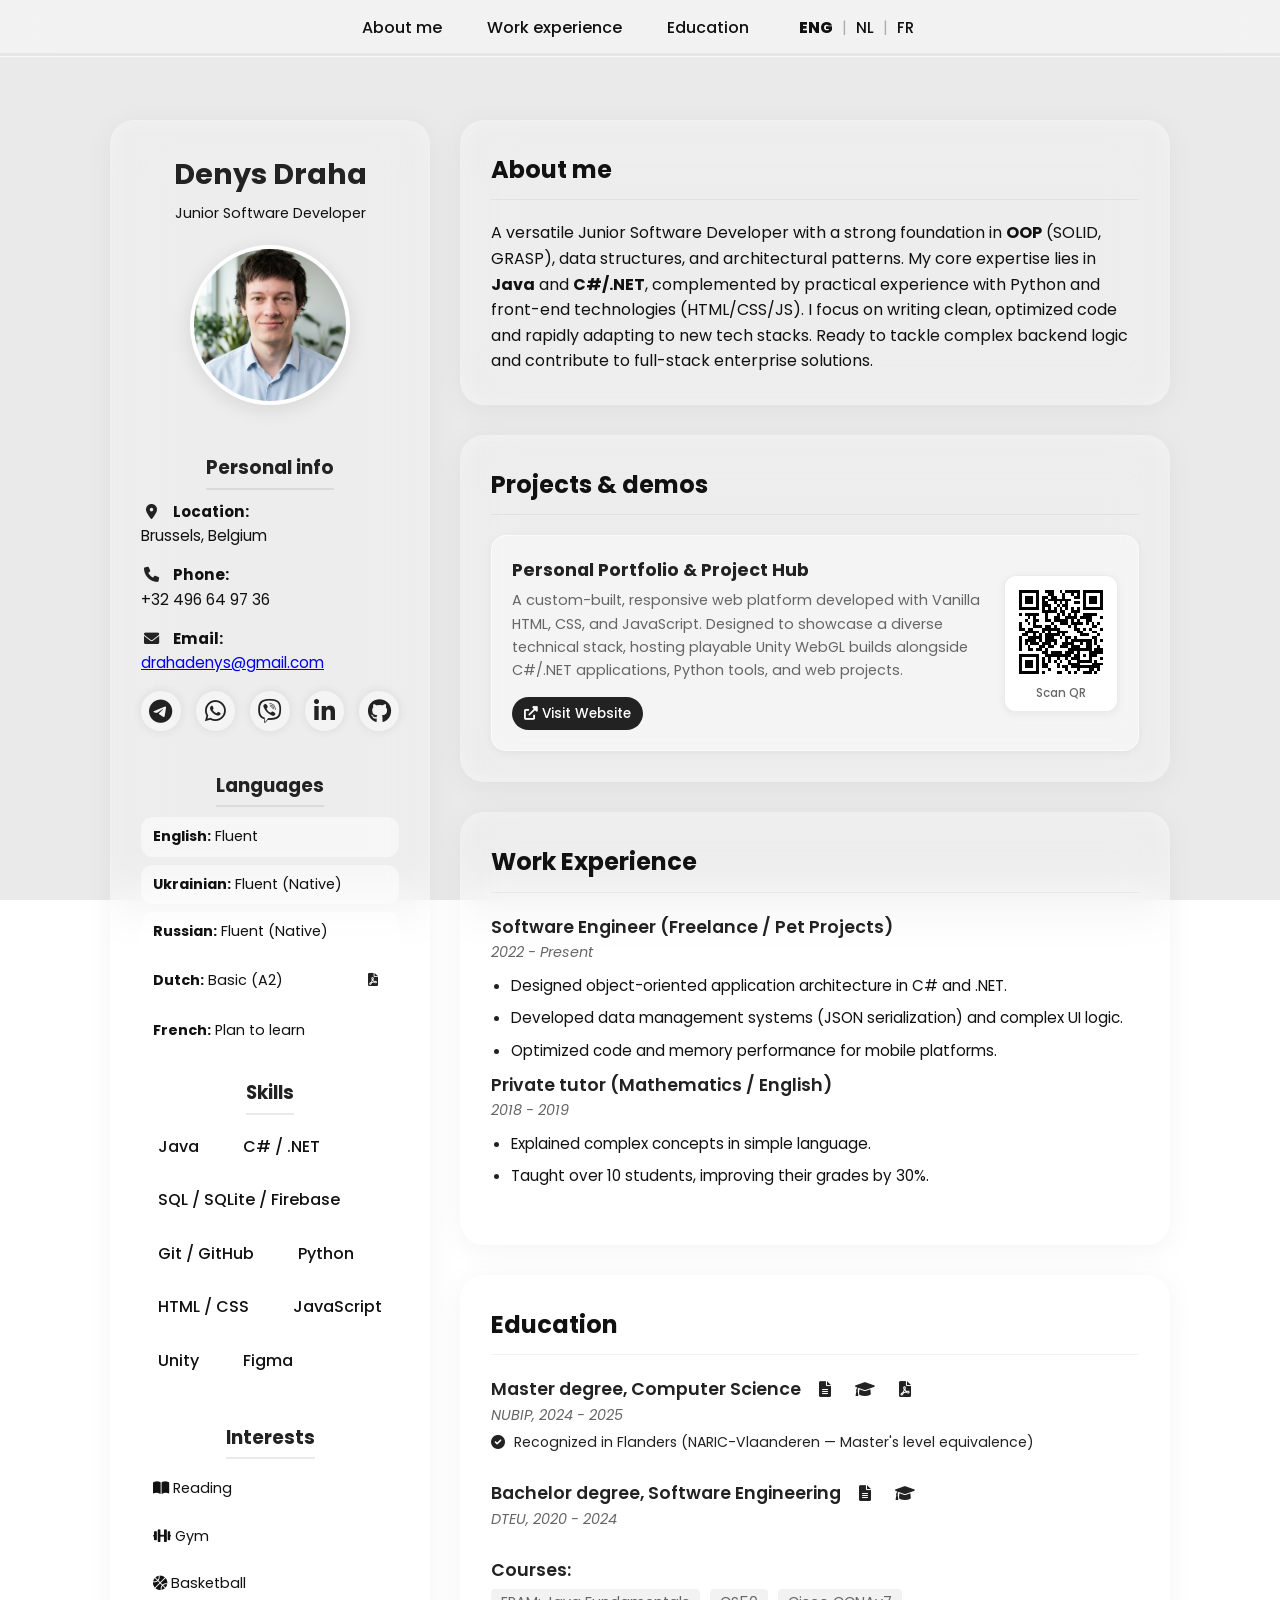
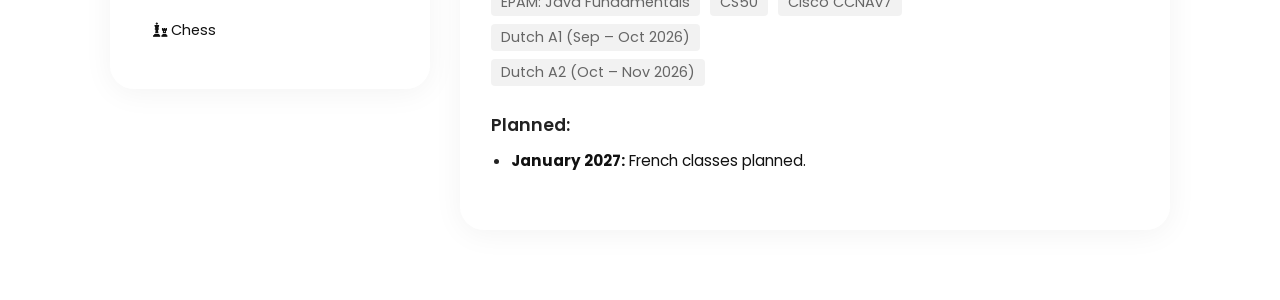
<file: index.html>
<!DOCTYPE html>
<html lang="en">

<head>
    <meta charset="UTF-8">
    <meta name="viewport" content="width=device-width, initial-scale=1.0">
    <title>Draha CV</title>
    <link rel="icon" type="image/svg+xml"
        href="data:image/svg+xml,<svg xmlns=%22http://www.w3.org/2000/svg%22 viewBox=%220 0 384 512%22><path fill=%22%23000000%22 d=%22M64 0C28.7 0 0 28.7 0 64V448c0 35.3 28.7 64 64 64H320c35.3 0 64-28.7 64-64V160H256c-17.7 0-32-14.3-32-32V0H64zM256 0V128H384L256 0zM112 256H272c8.8 0 16 7.2 16 16s-7.2 16-16 16H112c-8.8 0-16-7.2-16-16s7.2-16 16-16zm0 64H272c8.8 0 16 7.2 16 16s-7.2 16-16 16H112c-8.8 0-16-7.2-16-16s7.2-16 16-16zm0 64H272c8.8 0 16 7.2 16 16s-7.2 16-16 16H112c-8.8 0-16-7.2-16-16s7.2-16 16-16z%22/></svg>">
    <link rel="stylesheet" href="style.css">
    <link href="https://fonts.googleapis.com/css2?family=Poppins:wght@300;400;500;600;700&display=swap"
        rel="stylesheet">
    <link rel="stylesheet" href="https://cdnjs.cloudflare.com/ajax/libs/font-awesome/6.0.0-beta3/css/all.min.css">
</head>

<body>


    <div class="sun-rays-container">
        <div class="sun-rays"></div>
    </div>


    <header class="header">
        <nav class="nav" aria-label="Primary">
            <div class="nav-links">
                <a href="#about" class="nav-link">About me</a>
                <a href="#experience" class="nav-link">Work experience</a>
                <a href="#education" class="nav-link">Education</a>

                <div class="lang-switcher">
                    <span class="active-lang" aria-current="page">ENG</span>
                    <span class="separator">|</span>
                    <a href="index_nl.html" class="lang-link">NL</a>
                    <span class="separator">|</span>
                    <a href="index_fr.html" class="lang-link">FR</a>
                </div>
            </div>
        </nav>
        <div class="progress-container">
            <div class="progress-bar" id="progressBar"></div>
        </div>
    </header>

    <main class="main-grid">

        <aside class="sidebar glass-card">
            <div class="sidebar-header" style="text-align: center; margin-bottom: 20px;">
                <h1 style="font-size: 1.8rem; margin: 0;">Denys Draha</h1>
                <p style="color: var(--text-muted); font-size: 0.9rem; margin-top: 5px;">Junior Software Developer</p>
            </div>

            <div class="photo-wrapper">
                <img src="img.jpg" alt="Profile photo" class="profile-photo">
            </div>

            <div class="sidebar-content">
                <h3 class="sidebar-title">Personal info</h3>
                <ul class="info-list">
                    <li><i class="fas fa-map-marker-alt"></i> <strong>Location:</strong><br>Brussels, Belgium</li>
                    <li><i class="fas fa-phone"></i> <strong>Phone:</strong><br>+32 496 64 97 36</li>
                    <li><i class="fas fa-envelope"></i> <strong>Email:</strong><br><a
                            href="mailto:drahadenys@gmail.com">drahadenys@gmail.com</a></li>
                </ul>

                <div class="social-icons">
                    <a href="https://t.me/@Denys_XO" target="_blank" title="Telegram">
                        <i class="fab fa-telegram-plane"></i>
                    </a>
                    <a href="https://wa.me/0966144645" target="_blank" title="WhatsApp">
                        <i class="fab fa-whatsapp"></i>
                    </a>
                    <a href="viber://chat?number=380966144645" target="_blank" title="Viber">
                        <i class="fab fa-viber"></i>
                    </a>
                    <a href="https://www.linkedin.com/in/denys-draha-b24a41227" target="_blank" title="LinkedIn">
                        <i class="fab fa-linkedin-in"></i>
                    </a>
                    <a href="https://github.com/Den-Dragonio" target="_blank" title="GitHub">
                        <i class="fab fa-github"></i>
                    </a>
                </div>

                <h3 class="sidebar-title">Languages</h3>
                <ul class="simple-list">
                    <li><strong>English:</strong> Fluent</li>
                    <li><strong>Ukrainian:</strong> Fluent (Native)</li>
                    <li><strong>Russian:</strong> Fluent (Native)</li>
                    <li class="lang-item-with-icon">
                        <span><strong>Dutch:</strong> Basic (A2)</span>
                        <a href="f17a36a51a259152a7ec55369fdb9ac9a5c9ae080976760f4be887e1884dffac.pdf"
                            target="_blank" rel="noopener noreferrer"
                            class="diploma-icon-btn view-diploma sidebar-cert-link"
                            title="View Dutch A1 &amp; A2 Certificates (PDF)"
                            aria-label="View Dutch language course certificates (PDF)">
                            <i class="fas fa-file-pdf" aria-hidden="true"></i>
                        </a>
                    </li>
                    <li><strong>French:</strong> Plan to learn</li>
                </ul>

                <h3 class="sidebar-title">Skills</h3>
                <div class="skills-grid" style="margin-bottom: 20px;">
                    <span>Java</span>
                    <span>C# / .NET</span>
                    <span>SQL / SQLite / Firebase</span>
                    <span>Git / GitHub</span>
                    <span>Python</span>
                    <span>HTML / CSS</span>
                    <span>JavaScript</span>
                    <span>Unity</span>
                    <span>Figma</span>
                </div>

                <h3 class="sidebar-title">Interests</h3>
                <ul class="simple-list">
                    <li><i class="fas fa-book-open"></i> Reading</li>
                    <li><i class="fas fa-dumbbell"></i> Gym</li>
                    <li><i class="fas fa-basketball-ball"></i> Basketball</li>
                    <li><i class="fas fa-chess"></i> Chess</li>
                </ul>
            </div>
        </aside>

        <div class="content-area">

            <section id="about" class="glass-bubble">
                <h2>About me</h2>
                <p>A versatile Junior Software Developer with a strong foundation in <strong>OOP</strong> (SOLID,
                    GRASP),
                    data structures, and architectural patterns. My core expertise lies in <strong>Java</strong> and
                    <strong>C#/.NET</strong>, complemented
                    by practical experience with Python and front-end technologies (HTML/CSS/JS). I focus on writing
                    clean, optimized code and rapidly adapting to new tech stacks. Ready to tackle
                    complex backend logic and contribute to full-stack enterprise solutions.
                </p>
            </section>

            <section id="projects" class="section-block glass-bubble">
                <h2>Projects & demos</h2>
                <div class="projects-container">
                    <article class="project-card">
                        <div class="project-card-body">
                            <h4>Personal Portfolio &amp; Project Hub</h4>
                            <p class="project-desc">A custom-built, responsive web platform developed with Vanilla HTML,
                                CSS, and JavaScript.
                                Designed to showcase a diverse technical stack, hosting playable Unity WebGL builds
                                alongside C#/.NET applications,
                                Python tools, and web projects.</p>
                            <div class="project-links">
                                <a href="https://den-dragonio.github.io/my-apps/" target="_blank"
                                    rel="noopener noreferrer" class="project-link demo-link"><i
                                        class="fas fa-external-link-alt" aria-hidden="true"></i> Visit Website</a>
                            </div>
                        </div>
                        <a href="https://den-dragonio.github.io/my-apps/" target="_blank" rel="noopener noreferrer"
                            class="project-qr" aria-label="QR code for Personal Portfolio & Project Hub website"
                            title="Scan QR code to open https://den-dragonio.github.io/my-apps/">
                            <svg xmlns="http://www.w3.org/2000/svg" viewBox="0 0 33 33" shape-rendering="crispEdges"
                                aria-hidden="true">
                                <path fill="#ffffff" d="M0 0h33v33H0z" />
                                <path stroke="#000000"
                                    d="M2 2.5h7m2 0h3m2 0h1m1 0h5m1 0h7M2 3.5h1m5 0h1m3 0h2m3 0h1m2 0h1m1 0h1m1 0h1m5 0h1M2 4.5h1m1 0h3m1 0h1m1 0h2m1 0h2m2 0h1m3 0h2m1 0h1m1 0h3m1 0h1M2 5.5h1m1 0h3m1 0h1m1 0h1m1 0h8m4 0h1m1 0h3m1 0h1M2 6.5h1m1 0h3m1 0h1m1 0h2m2 0h1m1 0h1m1 0h1m2 0h2m1 0h1m1 0h3m1 0h1M2 7.5h1m5 0h1m1 0h3m2 0h1m1 0h2m5 0h1m5 0h1M2 8.5h7m1 0h1m1 0h1m1 0h1m1 0h1m1 0h1m1 0h1m1 0h1m1 0h7M10 9.5h5m1 0h2m2 0h3M2 10.5h1m1 0h5m2 0h1m3 0h1m1 0h1m1 0h1m1 0h1m2 0h5M5 11.5h1m1 0h1m3 0h1m2 0h2m2 0h4m1 0h4m3 0h1M4 12.5h1m2 0h2m2 0h2m1 0h5m1 0h1m1 0h1m2 0h2M2 13.5h1m2 0h1m1 0h1m5 0h1m2 0h3m1 0h4m1 0h1m1 0h1m1 0h1M2 14.5h1m4 0h3m1 0h2m1 0h1m4 0h1m1 0h1m5 0h2M2 15.5h2m1 0h2m3 0h6m5 0h2m1 0h1m1 0h1m3 0h1M4 16.5h5m1 0h1m1 0h1m2 0h4m3 0h2m3 0h2M3 17.5h2m2 0h1m1 0h1m1 0h5m1 0h1m5 0h3m3 0h1M2 18.5h1m2 0h5m1 0h3m2 0h1m1 0h2m1 0h1m5 0h2M2 19.5h1m1 0h4m1 0h1m1 0h4m3 0h1m1 0h7m1 0h1m1 0h1M2 20.5h1m1 0h1m1 0h3m1 0h3m1 0h1m2 0h4m2 0h1m1 0h2m1 0h1M2 21.5h1m2 0h1m3 0h2m1 0h2m2 0h3m1 0h3m2 0h2m2 0h1M2 22.5h1m2 0h2m1 0h2m1 0h1m7 0h8m1 0h3M10 23.5h2m1 0h4m1 0h3m1 0h1m3 0h5M2 24.5h7m2 0h9m1 0h2m1 0h1m1 0h3M2 25.5h1m5 0h1m1 0h1m1 0h1m2 0h1m2 0h1m1 0h3m3 0h1m3 0h1M2 26.5h1m1 0h3m1 0h1m1 0h1m1 0h1m1 0h1m1 0h1m2 0h1m2 0h5m1 0h1M2 27.5h1m1 0h3m1 0h1m1 0h2m3 0h1m3 0h4m4 0h4M2 28.5h1m1 0h3m1 0h1m1 0h2m3 0h1m1 0h2m1 0h10M2 29.5h1m5 0h1m3 0h1m5 0h1m3 0h1m3 0h2m1 0h1M2 30.5h7m1 0h1m4 0h2m2 0h1m1 0h1m2 0h3m1 0h1" />
                            </svg>
                            <span>Scan QR</span>
                        </a>
                    </article>
                </div>
            </section>

            <section id="experience" class="glass-bubble">
                <h2>Work Experience</h2>
                <article class="item">
                    <h4>Software Engineer (Freelance / Pet Projects)</h4>
                    <p class="meta">2022 - Present</p>
                    <ul class="experience-list">
                        <li>Designed object-oriented application architecture in C# and .NET.</li>
                        <li>Developed data management systems (JSON serialization) and complex UI logic.</li>
                        <li>Optimized code and memory performance for mobile platforms.</li>
                    </ul>

                    <h4>Private tutor (Mathematics / English)</h4>
                    <p class="meta">2018 - 2019</p>
                    <ul class="experience-list">
                        <li>Explained complex concepts in simple language.</li>
                        <li>Taught over 10 students, improving their grades by 30%.</li>
                    </ul>
                </article>
            </section>

            <section id="education" class="glass-bubble">
                <h2>Education</h2>

                <article class="item">
                    <h4>
                        Master degree, Computer Science
                        <button type="button" class="diploma-icon-btn view-diploma" onclick="openDiploma('masters.png')"
                            title="View Diploma" aria-label="View Master's diploma">
                            <i class="fas fa-file-alt" aria-hidden="true"></i>
                        </button>
                        <a href="20261006-1442.pdf" target="_blank" rel="noopener noreferrer"
                            class="diploma-icon-btn view-diploma" title="View Master's Diploma (PDF)"
                            aria-label="View Master's diploma scan (PDF)">
                            <i class="fas fa-graduation-cap" aria-hidden="true"></i>
                        </a>
                        <a href="N261035042_Beslissing_Getekend%20Denys%20Draha.pdf" target="_blank"
                            rel="noopener noreferrer" class="diploma-icon-btn view-diploma"
                            title="View Flanders Equivalence Certificate (PDF)"
                            aria-label="View Flanders level equivalence certificate (PDF)">
                            <i class="fas fa-file-pdf" aria-hidden="true"></i>
                        </a>
                    </h4>
                    <p class="meta">NUBIP, 2024 - 2025</p>
                    <p class="recognition-note"><i class="fas fa-check-circle" aria-hidden="true"></i> Recognized in Flanders (NARIC-Vlaanderen — Master's level equivalence)</p>
                </article>
                <article class="item">
                    <h4>
                        Bachelor degree, Software Engineering
                        <button type="button" class="diploma-icon-btn view-diploma" onclick="openDiploma('bahelor.png')"
                            title="View Diploma" aria-label="View Bachelor's diploma">
                            <i class="fas fa-file-alt" aria-hidden="true"></i>
                        </button>
                        <a href="20261006-1439.pdf" target="_blank" rel="noopener noreferrer"
                            class="diploma-icon-btn view-diploma" title="View Bachelor's Diploma (PDF)"
                            aria-label="View Bachelor's diploma scan (PDF)">
                            <i class="fas fa-graduation-cap" aria-hidden="true"></i>
                        </a>
                    </h4>
                    <p class="meta">DTEU, 2020 - 2024</p>
                </article>
                <div class="item">
                    <h4>Courses:</h4>
                    <ul class="tags">
                        <li>EPAM: Java Fundamentals</li>
                        <li>CS50</li>
                        <li>Cisco CCNAv7</li>
                    </ul>
                    <ul class="tags">
                        <li>Dutch A1 (Sep – Oct 2026)</li>
                    </ul>
                    <ul class="tags">
                        <li>Dutch A2 (Oct – Nov 2026)</li>
                    </ul>
                </div>

                <div class="item" style="margin-top: 20px;">
                    <h4>Planned:</h4>
                    <ul class="experience-list">
                        <li><strong>January 2027:</strong> French classes planned.</li>
                    </ul>
                </div>
            </section>

        </div>
    </main>
    <div id="diplomaModal" class="modal" role="dialog" aria-modal="true" aria-label="Diploma preview">
        <button type="button" class="close-btn" aria-label="Close">&times;</button>
        <img class="modal-content" id="modalImage" alt="Diploma preview">
    </div>
    <script src="script.js"></script>
</body>

</html>
</file>
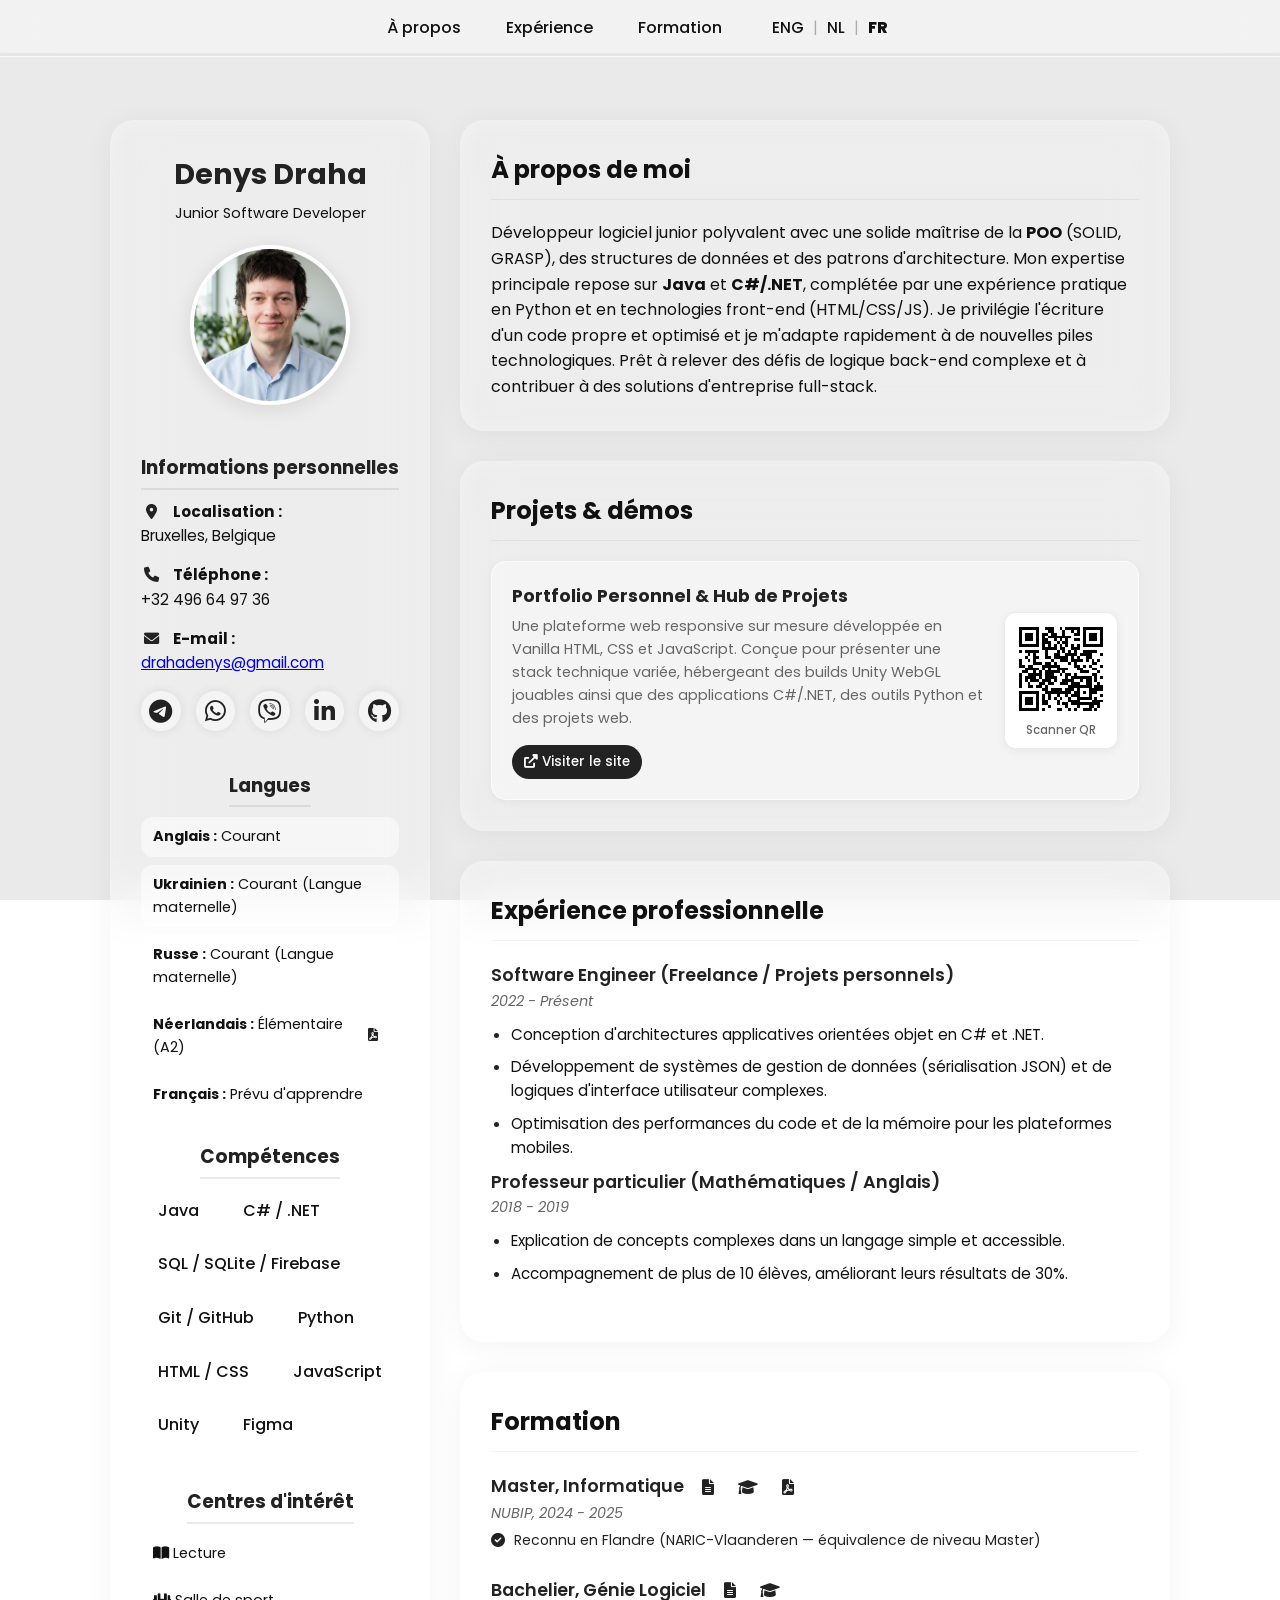
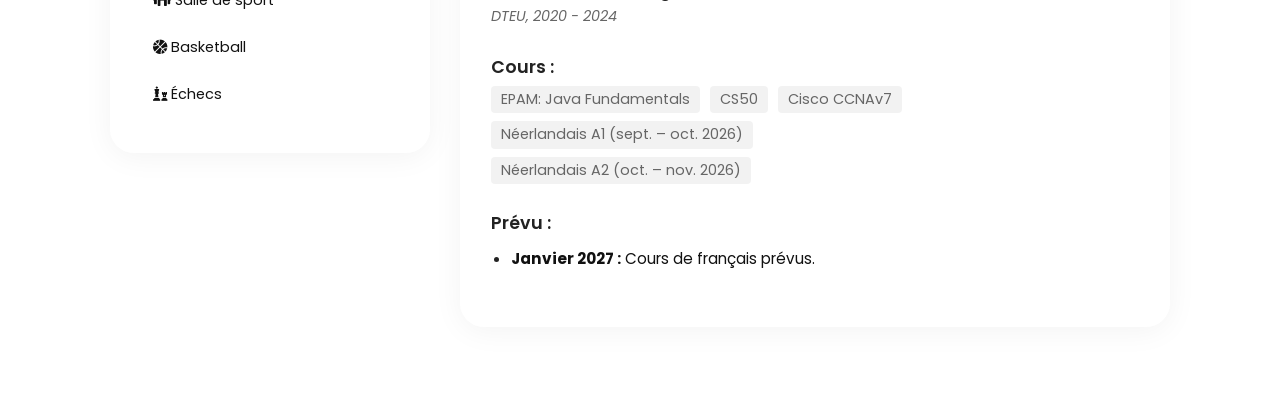
<file: index_fr.html>
<!DOCTYPE html>
<html lang="fr">

<head>
    <meta charset="UTF-8">
    <meta name="viewport" content="width=device-width, initial-scale=1.0">
    <title>Draha CV</title>
    <link rel="icon" type="image/svg+xml"
        href="data:image/svg+xml,<svg xmlns=%22http://www.w3.org/2000/svg%22 viewBox=%220 0 384 512%22><path fill=%22%23000000%22 d=%22M64 0C28.7 0 0 28.7 0 64V448c0 35.3 28.7 64 64 64H320c35.3 0 64-28.7 64-64V160H256c-17.7 0-32-14.3-32-32V0H64zM256 0V128H384L256 0zM112 256H272c8.8 0 16 7.2 16 16s-7.2 16-16 16H112c-8.8 0-16-7.2-16-16s7.2-16 16-16zm0 64H272c8.8 0 16 7.2 16 16s-7.2 16-16 16H112c-8.8 0-16-7.2-16-16s7.2-16 16-16zm0 64H272c8.8 0 16 7.2 16 16s-7.2 16-16 16H112c-8.8 0-16-7.2-16-16s7.2-16 16-16z%22/></svg>">
    <link rel="stylesheet" href="style.css">
    <link href="https://fonts.googleapis.com/css2?family=Poppins:wght@300;400;500;600;700&display=swap"
        rel="stylesheet">
    <link rel="stylesheet" href="https://cdnjs.cloudflare.com/ajax/libs/font-awesome/6.0.0-beta3/css/all.min.css">
</head>

<body>

    <div class="sun-rays-container">
        <div class="sun-rays"></div>
    </div>

    <header class="header">
        <nav class="nav" aria-label="Navigation principale">
            <div class="nav-links">
                <a href="#about" class="nav-link">À propos</a>
                <a href="#experience" class="nav-link">Expérience</a>
                <a href="#education" class="nav-link">Formation</a>

                <div class="lang-switcher">
                    <a href="index.html" class="lang-link">ENG</a>
                    <span class="separator">|</span>
                    <a href="index_nl.html" class="lang-link">NL</a>
                    <span class="separator">|</span>
                    <span class="active-lang" aria-current="page">FR</span>
                </div>
            </div>
        </nav>
        <div class="progress-container">
            <div class="progress-bar" id="progressBar"></div>
        </div>
    </header>

    <main class="main-grid">

        <aside class="sidebar glass-card">
            <div class="sidebar-header" style="text-align: center; margin-bottom: 20px;">
                <h1 style="font-size: 1.8rem; margin: 0;">Denys Draha</h1>
                <p style="color: var(--text-muted); font-size: 0.9rem; margin-top: 5px;">Junior Software Developer</p>
            </div>

            <div class="photo-wrapper">
                <img src="img.jpg" alt="Photo de profil" class="profile-photo">
            </div>

            <div class="sidebar-content">
                <h3 class="sidebar-title">Informations personnelles</h3>
                <ul class="info-list">
                    <li><i class="fas fa-map-marker-alt"></i> <strong>Localisation :</strong><br>Bruxelles, Belgique</li>
                    <li><i class="fas fa-phone"></i> <strong>Téléphone :</strong><br>+32 496 64 97 36</li>
                    <li><i class="fas fa-envelope"></i> <strong>E-mail :</strong><br><a
                            href="mailto:drahadenys@gmail.com">drahadenys@gmail.com</a></li>
                </ul>

                <div class="social-icons">
                    <a href="https://t.me/@Denys_XO" target="_blank" title="Telegram">
                        <i class="fab fa-telegram-plane"></i>
                    </a>
                    <a href="https://wa.me/0966144645" target="_blank" title="WhatsApp">
                        <i class="fab fa-whatsapp"></i>
                    </a>
                    <a href="viber://chat?number=380966144645" target="_blank" title="Viber">
                        <i class="fab fa-viber"></i>
                    </a>
                    <a href="https://www.linkedin.com/in/denys-draha-b24a41227" target="_blank" title="LinkedIn">
                        <i class="fab fa-linkedin-in"></i>
                    </a>
                    <a href="https://github.com/Den-Dragonio" target="_blank" title="GitHub">
                        <i class="fab fa-github"></i>
                    </a>
                </div>

                <h3 class="sidebar-title">Langues</h3>
                <ul class="simple-list">
                    <li><strong>Anglais :</strong> Courant</li>
                    <li><strong>Ukrainien :</strong> Courant (Langue maternelle)</li>
                    <li><strong>Russe :</strong> Courant (Langue maternelle)</li>
                    <li class="lang-item-with-icon">
                        <span><strong>Néerlandais :</strong> Élémentaire (A2)</span>
                        <a href="f17a36a51a259152a7ec55369fdb9ac9a5c9ae080976760f4be887e1884dffac.pdf"
                            target="_blank" rel="noopener noreferrer"
                            class="diploma-icon-btn view-diploma sidebar-cert-link"
                            title="Voir les certificats de néerlandais A1 &amp; A2 (PDF)"
                            aria-label="Voir les certificats de cours de néerlandais (PDF)">
                            <i class="fas fa-file-pdf" aria-hidden="true"></i>
                        </a>
                    </li>
                    <li><strong>Français :</strong> Prévu d'apprendre</li>
                </ul>

                <h3 class="sidebar-title">Compétences</h3>
                <div class="skills-grid" style="margin-bottom: 20px;">
                    <span>Java</span>
                    <span>C# / .NET</span>
                    <span>SQL / SQLite / Firebase</span>
                    <span>Git / GitHub</span>
                    <span>Python</span>
                    <span>HTML / CSS</span>
                    <span>JavaScript</span>
                    <span>Unity</span>
                    <span>Figma</span>
                </div>

                <h3 class="sidebar-title">Centres d'intérêt</h3>
                <ul class="simple-list">
                    <li><i class="fas fa-book-open"></i> Lecture</li>
                    <li><i class="fas fa-dumbbell"></i> Salle de sport</li>
                    <li><i class="fas fa-basketball-ball"></i> Basketball</li>
                    <li><i class="fas fa-chess"></i> Échecs</li>
                </ul>
            </div>
        </aside>

        <div class="content-area">

            <section id="about" class="glass-bubble">
                <h2>À propos de moi</h2>
                <p>Développeur logiciel junior polyvalent avec une solide maîtrise de la <strong>POO</strong> (SOLID,
                    GRASP), des structures de données et des patrons d'architecture. Mon expertise principale repose sur
                    <strong>Java</strong> et <strong>C#/.NET</strong>, complétée par une expérience pratique en Python
                    et en technologies front-end (HTML/CSS/JS). Je privilégie l'écriture d'un code propre et optimisé
                    et je m'adapte rapidement à de nouvelles piles technologiques. Prêt à relever des défis de logique
                    back-end complexe et à contribuer à des solutions d'entreprise full-stack.
                </p>
            </section>

            <section id="projects" class="section-block glass-bubble">
                <h2>Projets &amp; démos</h2>
                <div class="projects-container">
                    <article class="project-card">
                        <div class="project-card-body">
                            <h4>Portfolio Personnel &amp; Hub de Projets</h4>
                            <p class="project-desc">Une plateforme web responsive sur mesure développée en Vanilla HTML,
                                CSS et JavaScript. Conçue pour présenter une stack technique variée, hébergeant des builds
                                Unity WebGL jouables ainsi que des applications C#/.NET, des outils Python et des projets
                                web.</p>
                            <div class="project-links">
                                <a href="https://den-dragonio.github.io/my-apps/" target="_blank"
                                    rel="noopener noreferrer" class="project-link demo-link"><i
                                        class="fas fa-external-link-alt" aria-hidden="true"></i> Visiter le site</a>
                            </div>
                        </div>
                        <a href="https://den-dragonio.github.io/my-apps/" target="_blank" rel="noopener noreferrer"
                            class="project-qr" aria-label="Code QR pour Portfolio Personnel & Hub de Projets"
                            title="Scannez le code QR pour ouvrir https://den-dragonio.github.io/my-apps/">
                            <svg xmlns="http://www.w3.org/2000/svg" viewBox="0 0 33 33" shape-rendering="crispEdges"
                                aria-hidden="true">
                                <path fill="#ffffff" d="M0 0h33v33H0z" />
                                <path stroke="#000000"
                                    d="M2 2.5h7m2 0h3m2 0h1m1 0h5m1 0h7M2 3.5h1m5 0h1m3 0h2m3 0h1m2 0h1m1 0h1m1 0h1m5 0h1M2 4.5h1m1 0h3m1 0h1m1 0h2m1 0h2m2 0h1m3 0h2m1 0h1m1 0h3m1 0h1M2 5.5h1m1 0h3m1 0h1m1 0h1m1 0h8m4 0h1m1 0h3m1 0h1M2 6.5h1m1 0h3m1 0h1m1 0h2m2 0h1m1 0h1m1 0h1m2 0h2m1 0h1m1 0h3m1 0h1M2 7.5h1m5 0h1m1 0h3m2 0h1m1 0h2m5 0h1m5 0h1M2 8.5h7m1 0h1m1 0h1m1 0h1m1 0h1m1 0h1m1 0h1m1 0h1m1 0h7M10 9.5h5m1 0h2m2 0h3M2 10.5h1m1 0h5m2 0h1m3 0h1m1 0h1m1 0h1m1 0h1m2 0h5M5 11.5h1m1 0h1m3 0h1m2 0h2m2 0h4m1 0h4m3 0h1M4 12.5h1m2 0h2m2 0h2m1 0h5m1 0h1m1 0h1m2 0h2M2 13.5h1m2 0h1m1 0h1m5 0h1m2 0h3m1 0h4m1 0h1m1 0h1m1 0h1M2 14.5h1m4 0h3m1 0h2m1 0h1m4 0h1m1 0h1m5 0h2M2 15.5h2m1 0h2m3 0h6m5 0h2m1 0h1m1 0h1m3 0h1M4 16.5h5m1 0h1m1 0h1m2 0h4m3 0h2m3 0h2M3 17.5h2m2 0h1m1 0h1m1 0h5m1 0h1m5 0h3m3 0h1M2 18.5h1m2 0h5m1 0h3m2 0h1m1 0h2m1 0h1m5 0h2M2 19.5h1m1 0h4m1 0h1m1 0h4m3 0h1m1 0h7m1 0h1m1 0h1M2 20.5h1m1 0h1m1 0h3m1 0h3m1 0h1m2 0h4m2 0h1m1 0h2m1 0h1M2 21.5h1m2 0h1m3 0h2m1 0h2m2 0h3m1 0h3m2 0h2m2 0h1M2 22.5h1m2 0h2m1 0h2m1 0h1m7 0h8m1 0h3M10 23.5h2m1 0h4m1 0h3m1 0h1m3 0h5M2 24.5h7m2 0h9m1 0h2m1 0h1m1 0h3M2 25.5h1m5 0h1m1 0h1m1 0h1m2 0h1m2 0h1m1 0h3m3 0h1m3 0h1M2 26.5h1m1 0h3m1 0h1m1 0h1m1 0h1m1 0h1m1 0h1m2 0h1m2 0h5m1 0h1M2 27.5h1m1 0h3m1 0h1m1 0h2m3 0h1m3 0h4m4 0h4M2 28.5h1m1 0h3m1 0h1m1 0h2m3 0h1m1 0h2m1 0h10M2 29.5h1m5 0h1m3 0h1m5 0h1m3 0h1m3 0h2m1 0h1M2 30.5h7m1 0h1m4 0h2m2 0h1m1 0h1m2 0h3m1 0h1" />
                            </svg>
                            <span>Scanner QR</span>
                        </a>
                    </article>
                </div>
            </section>

            <section id="experience" class="glass-bubble">
                <h2>Expérience professionnelle</h2>
                <article class="item">
                    <h4>Software Engineer (Freelance / Projets personnels)</h4>
                    <p class="meta">2022 - Présent</p>
                    <ul class="experience-list">
                        <li>Conception d'architectures applicatives orientées objet en C# et .NET.</li>
                        <li>Développement de systèmes de gestion de données (sérialisation JSON) et de logiques
                            d'interface utilisateur complexes.</li>
                        <li>Optimisation des performances du code et de la mémoire pour les plateformes mobiles.</li>
                    </ul>

                    <h4>Professeur particulier (Mathématiques / Anglais)</h4>
                    <p class="meta">2018 - 2019</p>
                    <ul class="experience-list">
                        <li>Explication de concepts complexes dans un langage simple et accessible.</li>
                        <li>Accompagnement de plus de 10 élèves, améliorant leurs résultats de 30%.</li>
                    </ul>
                </article>
            </section>

            <section id="education" class="glass-bubble">
                <h2>Formation</h2>

                <article class="item">
                    <h4>
                        Master, Informatique
                        <button type="button" class="diploma-icon-btn view-diploma" onclick="openDiploma('masters.png')"
                            title="Voir le diplôme" aria-label="Voir le diplôme de Master">
                            <i class="fas fa-file-alt" aria-hidden="true"></i>
                        </button>
                        <a href="20261006-1442.pdf" target="_blank" rel="noopener noreferrer"
                            class="diploma-icon-btn view-diploma" title="Voir le diplôme de Master (PDF)"
                            aria-label="Voir le scan du diplôme de Master (PDF)">
                            <i class="fas fa-graduation-cap" aria-hidden="true"></i>
                        </a>
                        <a href="N261035042_Beslissing_Getekend%20Denys%20Draha.pdf" target="_blank"
                            rel="noopener noreferrer" class="diploma-icon-btn view-diploma"
                            title="Voir la décision d'équivalence en Flandre (PDF)"
                            aria-label="Voir le certificat d'équivalence de niveau en Flandre (PDF)">
                            <i class="fas fa-file-pdf" aria-hidden="true"></i>
                        </a>
                    </h4>
                    <p class="meta">NUBIP, 2024 - 2025</p>
                    <p class="recognition-note"><i class="fas fa-check-circle" aria-hidden="true"></i> Reconnu en Flandre (NARIC-Vlaanderen — équivalence de niveau Master)</p>
                </article>
                <article class="item">
                    <h4>
                        Bachelier, Génie Logiciel
                        <button type="button" class="diploma-icon-btn view-diploma" onclick="openDiploma('bahelor.png')"
                            title="Voir le diplôme" aria-label="Voir le diplôme de Bachelier">
                            <i class="fas fa-file-alt" aria-hidden="true"></i>
                        </button>
                        <a href="20261006-1439.pdf" target="_blank" rel="noopener noreferrer"
                            class="diploma-icon-btn view-diploma" title="Voir le diplôme de Bachelier (PDF)"
                            aria-label="Voir le scan du diplôme de Bachelier (PDF)">
                            <i class="fas fa-graduation-cap" aria-hidden="true"></i>
                        </a>
                    </h4>
                    <p class="meta">DTEU, 2020 - 2024</p>
                </article>
                <div class="item">
                    <h4>Cours :</h4>
                    <ul class="tags">
                        <li>EPAM: Java Fundamentals</li>
                        <li>CS50</li>
                        <li>Cisco CCNAv7</li>
                    </ul>
                    <ul class="tags">
                        <li>Néerlandais A1 (sept. – oct. 2026)</li>
                    </ul>
                    <ul class="tags">
                        <li>Néerlandais A2 (oct. – nov. 2026)</li>
                    </ul>
                </div>

                <div class="item" style="margin-top: 20px;">
                    <h4>Prévu :</h4>
                    <ul class="experience-list">
                        <li><strong>Janvier 2027 :</strong> Cours de français prévus.</li>
                    </ul>
                </div>
            </section>

        </div>
    </main>
    <div id="diplomaModal" class="modal" role="dialog" aria-modal="true" aria-label="Aperçu du diplôme">
        <button type="button" class="close-btn" aria-label="Fermer">&times;</button>
        <img class="modal-content" id="modalImage" alt="Aperçu du diplôme">
    </div>
    <script src="script.js"></script>
</body>

</html>
</file>
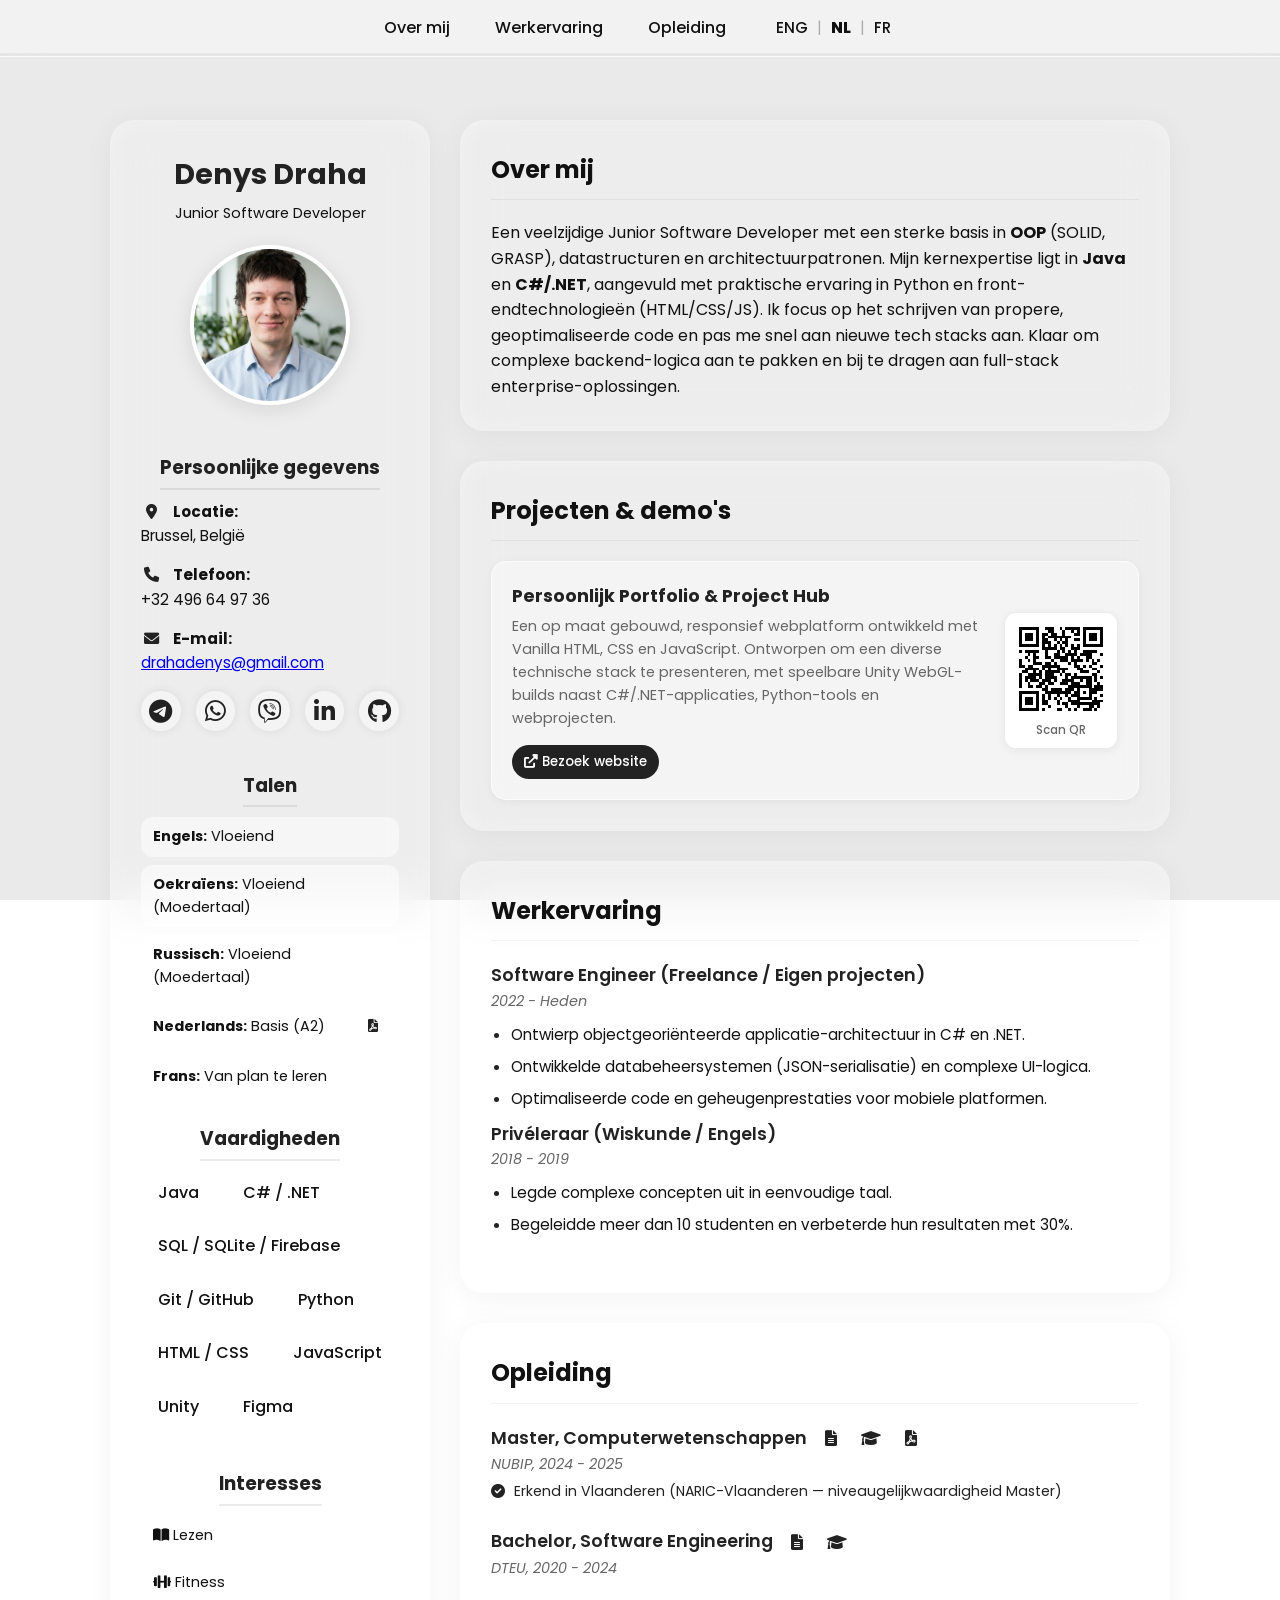
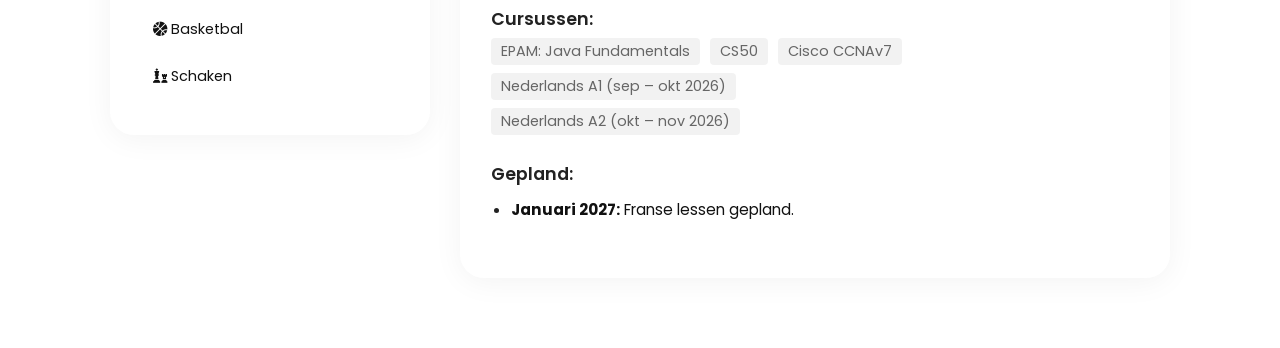
<file: index_nl.html>
<!DOCTYPE html>
<html lang="nl">

<head>
    <meta charset="UTF-8">
    <meta name="viewport" content="width=device-width, initial-scale=1.0">
    <title>Draha CV</title>
    <link rel="icon" type="image/svg+xml"
        href="data:image/svg+xml,<svg xmlns=%22http://www.w3.org/2000/svg%22 viewBox=%220 0 384 512%22><path fill=%22%23000000%22 d=%22M64 0C28.7 0 0 28.7 0 64V448c0 35.3 28.7 64 64 64H320c35.3 0 64-28.7 64-64V160H256c-17.7 0-32-14.3-32-32V0H64zM256 0V128H384L256 0zM112 256H272c8.8 0 16 7.2 16 16s-7.2 16-16 16H112c-8.8 0-16-7.2-16-16s7.2-16 16-16zm0 64H272c8.8 0 16 7.2 16 16s-7.2 16-16 16H112c-8.8 0-16-7.2-16-16s7.2-16 16-16zm0 64H272c8.8 0 16 7.2 16 16s-7.2 16-16 16H112c-8.8 0-16-7.2-16-16s7.2-16 16-16z%22/></svg>">
    <link rel="stylesheet" href="style.css">
    <link href="https://fonts.googleapis.com/css2?family=Poppins:wght@300;400;500;600;700&display=swap"
        rel="stylesheet">
    <link rel="stylesheet" href="https://cdnjs.cloudflare.com/ajax/libs/font-awesome/6.0.0-beta3/css/all.min.css">
</head>

<body>

    <div class="sun-rays-container">
        <div class="sun-rays"></div>
    </div>

    <header class="header">
        <nav class="nav" aria-label="Primaire navigatie">
            <div class="nav-links">
                <a href="#about" class="nav-link">Over mij</a>
                <a href="#experience" class="nav-link">Werkervaring</a>
                <a href="#education" class="nav-link">Opleiding</a>

                <div class="lang-switcher">
                    <a href="index.html" class="lang-link">ENG</a>
                    <span class="separator">|</span>
                    <span class="active-lang" aria-current="page">NL</span>
                    <span class="separator">|</span>
                    <a href="index_fr.html" class="lang-link">FR</a>
                </div>
            </div>
        </nav>
        <div class="progress-container">
            <div class="progress-bar" id="progressBar"></div>
        </div>
    </header>

    <main class="main-grid">

        <aside class="sidebar glass-card">
            <div class="sidebar-header" style="text-align: center; margin-bottom: 20px;">
                <h1 style="font-size: 1.8rem; margin: 0;">Denys Draha</h1>
                <p style="color: var(--text-muted); font-size: 0.9rem; margin-top: 5px;">Junior Software Developer</p>
            </div>

            <div class="photo-wrapper">
                <img src="img.jpg" alt="Profielfoto" class="profile-photo">
            </div>

            <div class="sidebar-content">
                <h3 class="sidebar-title">Persoonlijke gegevens</h3>
                <ul class="info-list">
                    <li><i class="fas fa-map-marker-alt"></i> <strong>Locatie:</strong><br>Brussel, België</li>
                    <li><i class="fas fa-phone"></i> <strong>Telefoon:</strong><br>+32 496 64 97 36</li>
                    <li><i class="fas fa-envelope"></i> <strong>E-mail:</strong><br><a
                            href="mailto:drahadenys@gmail.com">drahadenys@gmail.com</a></li>
                </ul>

                <div class="social-icons">
                    <a href="https://t.me/@Denys_XO" target="_blank" title="Telegram">
                        <i class="fab fa-telegram-plane"></i>
                    </a>
                    <a href="https://wa.me/0966144645" target="_blank" title="WhatsApp">
                        <i class="fab fa-whatsapp"></i>
                    </a>
                    <a href="viber://chat?number=380966144645" target="_blank" title="Viber">
                        <i class="fab fa-viber"></i>
                    </a>
                    <a href="https://www.linkedin.com/in/denys-draha-b24a41227" target="_blank" title="LinkedIn">
                        <i class="fab fa-linkedin-in"></i>
                    </a>
                    <a href="https://github.com/Den-Dragonio" target="_blank" title="GitHub">
                        <i class="fab fa-github"></i>
                    </a>
                </div>

                <h3 class="sidebar-title">Talen</h3>
                <ul class="simple-list">
                    <li><strong>Engels:</strong> Vloeiend</li>
                    <li><strong>Oekraïens:</strong> Vloeiend (Moedertaal)</li>
                    <li><strong>Russisch:</strong> Vloeiend (Moedertaal)</li>
                    <li class="lang-item-with-icon">
                        <span><strong>Nederlands:</strong> Basis (A2)</span>
                        <a href="f17a36a51a259152a7ec55369fdb9ac9a5c9ae080976760f4be887e1884dffac.pdf"
                            target="_blank" rel="noopener noreferrer"
                            class="diploma-icon-btn view-diploma sidebar-cert-link"
                            title="Certificaten Nederlands A1 &amp; A2 bekijken (PDF)"
                            aria-label="Certificaten taalcursus Nederlands bekijken (PDF)">
                            <i class="fas fa-file-pdf" aria-hidden="true"></i>
                        </a>
                    </li>
                    <li><strong>Frans:</strong> Van plan te leren</li>
                </ul>

                <h3 class="sidebar-title">Vaardigheden</h3>
                <div class="skills-grid" style="margin-bottom: 20px;">
                    <span>Java</span>
                    <span>C# / .NET</span>
                    <span>SQL / SQLite / Firebase</span>
                    <span>Git / GitHub</span>
                    <span>Python</span>
                    <span>HTML / CSS</span>
                    <span>JavaScript</span>
                    <span>Unity</span>
                    <span>Figma</span>
                </div>

                <h3 class="sidebar-title">Interesses</h3>
                <ul class="simple-list">
                    <li><i class="fas fa-book-open"></i> Lezen</li>
                    <li><i class="fas fa-dumbbell"></i> Fitness</li>
                    <li><i class="fas fa-basketball-ball"></i> Basketbal</li>
                    <li><i class="fas fa-chess"></i> Schaken</li>
                </ul>
            </div>
        </aside>

        <div class="content-area">

            <section id="about" class="glass-bubble">
                <h2>Over mij</h2>
                <p>Een veelzijdige Junior Software Developer met een sterke basis in <strong>OOP</strong> (SOLID,
                    GRASP),
                    datastructuren en architectuurpatronen. Mijn kernexpertise ligt in <strong>Java</strong> en
                    <strong>C#/.NET</strong>, aangevuld met praktische ervaring in Python en front-endtechnologieën
                    (HTML/CSS/JS). Ik focus op het schrijven van propere, geoptimaliseerde code en pas me snel aan
                    nieuwe tech stacks aan. Klaar om complexe backend-logica aan te pakken en bij te dragen aan
                    full-stack enterprise-oplossingen.
                </p>
            </section>

            <section id="projects" class="section-block glass-bubble">
                <h2>Projecten &amp; demo's</h2>
                <div class="projects-container">
                    <article class="project-card">
                        <div class="project-card-body">
                            <h4>Persoonlijk Portfolio &amp; Project Hub</h4>
                            <p class="project-desc">Een op maat gebouwd, responsief webplatform ontwikkeld met Vanilla HTML,
                                CSS en JavaScript. Ontworpen om een diverse technische stack te presenteren, met speelbare
                                Unity WebGL-builds naast C#/.NET-applicaties, Python-tools en webprojecten.</p>
                            <div class="project-links">
                                <a href="https://den-dragonio.github.io/my-apps/" target="_blank"
                                    rel="noopener noreferrer" class="project-link demo-link"><i
                                        class="fas fa-external-link-alt" aria-hidden="true"></i> Bezoek website</a>
                            </div>
                        </div>
                        <a href="https://den-dragonio.github.io/my-apps/" target="_blank" rel="noopener noreferrer"
                            class="project-qr" aria-label="QR-code voor Persoonlijk Portfolio & Project Hub"
                            title="Scan de QR-code om https://den-dragonio.github.io/my-apps/ te openen">
                            <svg xmlns="http://www.w3.org/2000/svg" viewBox="0 0 33 33" shape-rendering="crispEdges"
                                aria-hidden="true">
                                <path fill="#ffffff" d="M0 0h33v33H0z" />
                                <path stroke="#000000"
                                    d="M2 2.5h7m2 0h3m2 0h1m1 0h5m1 0h7M2 3.5h1m5 0h1m3 0h2m3 0h1m2 0h1m1 0h1m1 0h1m5 0h1M2 4.5h1m1 0h3m1 0h1m1 0h2m1 0h2m2 0h1m3 0h2m1 0h1m1 0h3m1 0h1M2 5.5h1m1 0h3m1 0h1m1 0h1m1 0h8m4 0h1m1 0h3m1 0h1M2 6.5h1m1 0h3m1 0h1m1 0h2m2 0h1m1 0h1m1 0h1m2 0h2m1 0h1m1 0h3m1 0h1M2 7.5h1m5 0h1m1 0h3m2 0h1m1 0h2m5 0h1m5 0h1M2 8.5h7m1 0h1m1 0h1m1 0h1m1 0h1m1 0h1m1 0h1m1 0h1m1 0h7M10 9.5h5m1 0h2m2 0h3M2 10.5h1m1 0h5m2 0h1m3 0h1m1 0h1m1 0h1m1 0h1m2 0h5M5 11.5h1m1 0h1m3 0h1m2 0h2m2 0h4m1 0h4m3 0h1M4 12.5h1m2 0h2m2 0h2m1 0h5m1 0h1m1 0h1m2 0h2M2 13.5h1m2 0h1m1 0h1m5 0h1m2 0h3m1 0h4m1 0h1m1 0h1m1 0h1M2 14.5h1m4 0h3m1 0h2m1 0h1m4 0h1m1 0h1m5 0h2M2 15.5h2m1 0h2m3 0h6m5 0h2m1 0h1m1 0h1m3 0h1M4 16.5h5m1 0h1m1 0h1m2 0h4m3 0h2m3 0h2M3 17.5h2m2 0h1m1 0h1m1 0h5m1 0h1m5 0h3m3 0h1M2 18.5h1m2 0h5m1 0h3m2 0h1m1 0h2m1 0h1m5 0h2M2 19.5h1m1 0h4m1 0h1m1 0h4m3 0h1m1 0h7m1 0h1m1 0h1M2 20.5h1m1 0h1m1 0h3m1 0h3m1 0h1m2 0h4m2 0h1m1 0h2m1 0h1M2 21.5h1m2 0h1m3 0h2m1 0h2m2 0h3m1 0h3m2 0h2m2 0h1M2 22.5h1m2 0h2m1 0h2m1 0h1m7 0h8m1 0h3M10 23.5h2m1 0h4m1 0h3m1 0h1m3 0h5M2 24.5h7m2 0h9m1 0h2m1 0h1m1 0h3M2 25.5h1m5 0h1m1 0h1m1 0h1m2 0h1m2 0h1m1 0h3m3 0h1m3 0h1M2 26.5h1m1 0h3m1 0h1m1 0h1m1 0h1m1 0h1m1 0h1m2 0h1m2 0h5m1 0h1M2 27.5h1m1 0h3m1 0h1m1 0h2m3 0h1m3 0h4m4 0h4M2 28.5h1m1 0h3m1 0h1m1 0h2m3 0h1m1 0h2m1 0h10M2 29.5h1m5 0h1m3 0h1m5 0h1m3 0h1m3 0h2m1 0h1M2 30.5h7m1 0h1m4 0h2m2 0h1m1 0h1m2 0h3m1 0h1" />
                            </svg>
                            <span>Scan QR</span>
                        </a>
                    </article>
                </div>
            </section>

            <section id="experience" class="glass-bubble">
                <h2>Werkervaring</h2>
                <article class="item">
                    <h4>Software Engineer (Freelance / Eigen projecten)</h4>
                    <p class="meta">2022 - Heden</p>
                    <ul class="experience-list">
                        <li>Ontwierp objectgeoriënteerde applicatie-architectuur in C# en .NET.</li>
                        <li>Ontwikkelde databeheersystemen (JSON-serialisatie) en complexe UI-logica.</li>
                        <li>Optimaliseerde code en geheugenprestaties voor mobiele platformen.</li>
                    </ul>

                    <h4>Privéleraar (Wiskunde / Engels)</h4>
                    <p class="meta">2018 - 2019</p>
                    <ul class="experience-list">
                        <li>Legde complexe concepten uit in eenvoudige taal.</li>
                        <li>Begeleidde meer dan 10 studenten en verbeterde hun resultaten met 30%.</li>
                    </ul>
                </article>
            </section>

            <section id="education" class="glass-bubble">
                <h2>Opleiding</h2>

                <article class="item">
                    <h4>
                        Master, Computerwetenschappen
                        <button type="button" class="diploma-icon-btn view-diploma" onclick="openDiploma('masters.png')"
                            title="Diploma bekijken" aria-label="Masterdiploma bekijken">
                            <i class="fas fa-file-alt" aria-hidden="true"></i>
                        </button>
                        <a href="20261006-1442.pdf" target="_blank" rel="noopener noreferrer"
                            class="diploma-icon-btn view-diploma" title="Masterdiploma bekijken (PDF)"
                            aria-label="Masterdiploma scan bekijken (PDF)">
                            <i class="fas fa-graduation-cap" aria-hidden="true"></i>
                        </a>
                        <a href="N261035042_Beslissing_Getekend%20Denys%20Draha.pdf" target="_blank"
                            rel="noopener noreferrer" class="diploma-icon-btn view-diploma"
                            title="NARIC-Vlaanderen gelijkwaardigheidsbeslissing bekijken (PDF)"
                            aria-label="NARIC-Vlaanderen niveaugelijkwaardigheidsbeslissing bekijken (PDF)">
                            <i class="fas fa-file-pdf" aria-hidden="true"></i>
                        </a>
                    </h4>
                    <p class="meta">NUBIP, 2024 - 2025</p>
                    <p class="recognition-note"><i class="fas fa-check-circle" aria-hidden="true"></i> Erkend in Vlaanderen (NARIC-Vlaanderen — niveaugelijkwaardigheid Master)</p>
                </article>
                <article class="item">
                    <h4>
                        Bachelor, Software Engineering
                        <button type="button" class="diploma-icon-btn view-diploma" onclick="openDiploma('bahelor.png')"
                            title="Diploma bekijken" aria-label="Bachelordiploma bekijken">
                            <i class="fas fa-file-alt" aria-hidden="true"></i>
                        </button>
                        <a href="20261006-1439.pdf" target="_blank" rel="noopener noreferrer"
                            class="diploma-icon-btn view-diploma" title="Bachelordiploma bekijken (PDF)"
                            aria-label="Bachelordiploma scan bekijken (PDF)">
                            <i class="fas fa-graduation-cap" aria-hidden="true"></i>
                        </a>
                    </h4>
                    <p class="meta">DTEU, 2020 - 2024</p>
                </article>
                <div class="item">
                    <h4>Cursussen:</h4>
                    <ul class="tags">
                        <li>EPAM: Java Fundamentals</li>
                        <li>CS50</li>
                        <li>Cisco CCNAv7</li>
                    </ul>
                    <ul class="tags">
                        <li>Nederlands A1 (sep – okt 2026)</li>
                    </ul>
                    <ul class="tags">
                        <li>Nederlands A2 (okt – nov 2026)</li>
                    </ul>
                </div>

                <div class="item" style="margin-top: 20px;">
                    <h4>Gepland:</h4>
                    <ul class="experience-list">
                        <li><strong>Januari 2027:</strong> Franse lessen gepland.</li>
                    </ul>
                </div>
            </section>

        </div>
    </main>
    <div id="diplomaModal" class="modal" role="dialog" aria-modal="true" aria-label="Diploma weergave">
        <button type="button" class="close-btn" aria-label="Sluiten">&times;</button>
        <img class="modal-content" id="modalImage" alt="Diploma weergave">
    </div>
    <script src="script.js"></script>
</body>

</html>
</file>
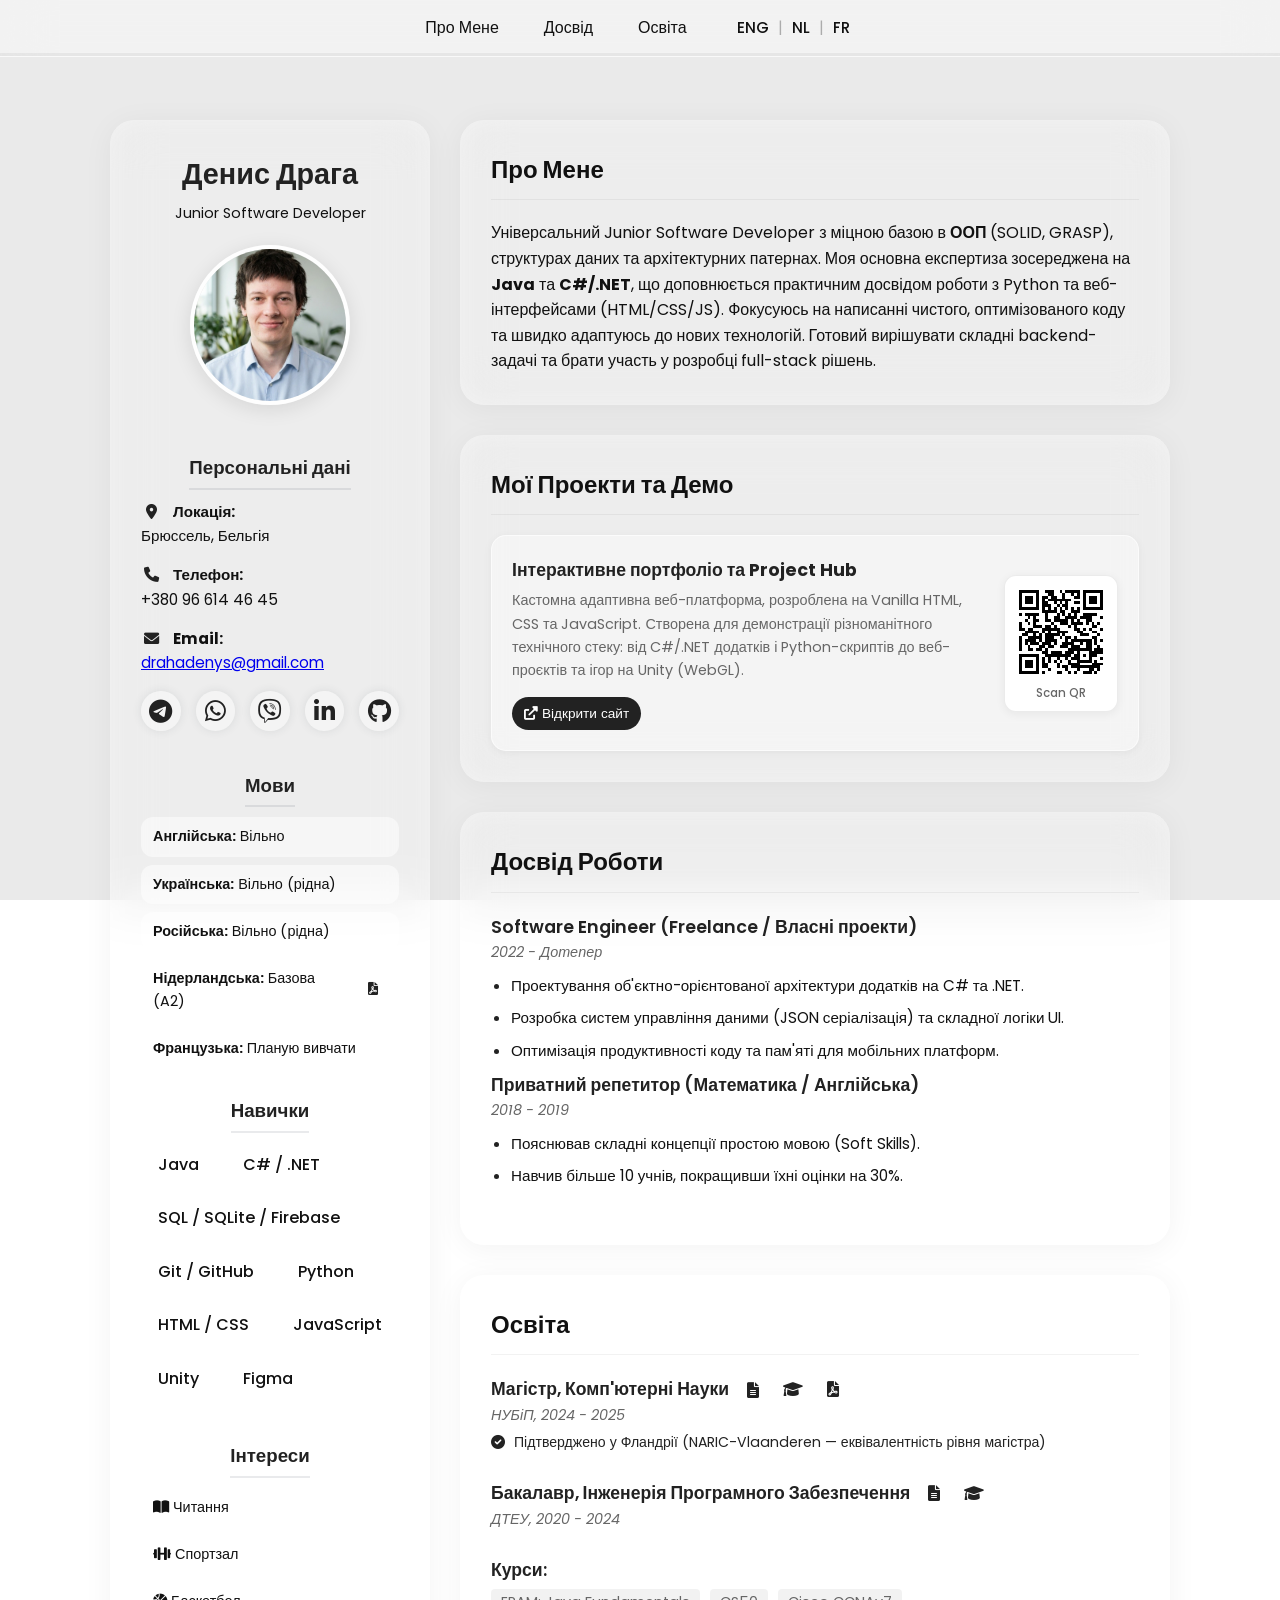
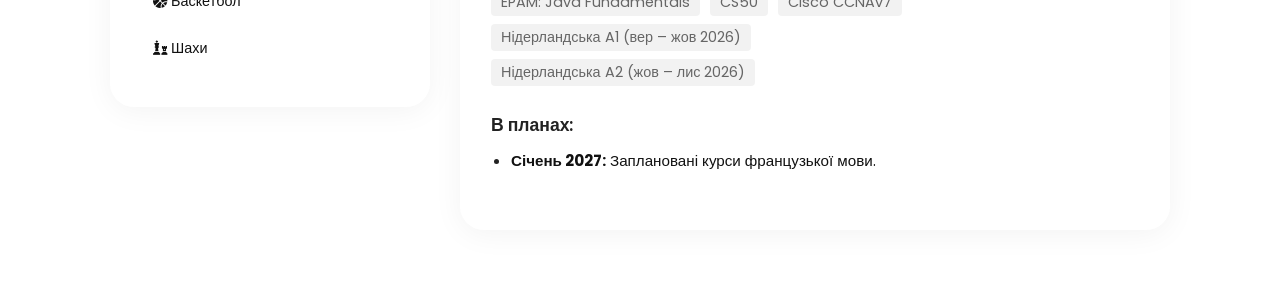
<file: index_uk.html>
<!DOCTYPE html>
<html lang="uk">

<head>
    <meta charset="UTF-8">
    <meta name="viewport" content="width=device-width, initial-scale=1.0">
    <title>Draha CV</title>
    <link rel="icon" type="image/svg+xml"
        href="data:image/svg+xml,<svg xmlns=%22http://www.w3.org/2000/svg%22 viewBox=%220 0 384 512%22><path fill=%22%23000000%22 d=%22M64 0C28.7 0 0 28.7 0 64V448c0 35.3 28.7 64 64 64H320c35.3 0 64-28.7 64-64V160H256c-17.7 0-32-14.3-32-32V0H64zM256 0V128H384L256 0zM112 256H272c8.8 0 16 7.2 16 16s-7.2 16-16 16H112c-8.8 0-16-7.2-16-16s7.2-16 16-16zm0 64H272c8.8 0 16 7.2 16 16s-7.2 16-16 16H112c-8.8 0-16-7.2-16-16s7.2-16 16-16zm0 64H272c8.8 0 16 7.2 16 16s-7.2 16-16 16H112c-8.8 0-16-7.2-16-16s7.2-16 16-16z%22/></svg>">
    <link rel="stylesheet" href="style.css">
    <link href="https://fonts.googleapis.com/css2?family=Poppins:wght@300;400;500;600;700&display=swap"
        rel="stylesheet">
    <link rel="stylesheet" href="https://cdnjs.cloudflare.com/ajax/libs/font-awesome/6.0.0-beta3/css/all.min.css">
</head>

<body>

    <div class="sun-rays-container">
        <div class="sun-rays"></div>
    </div>


    <header class="header">
        <nav class="nav" aria-label="Основна навігація">
            <div class="nav-links">
                <a href="#about" class="nav-link">Про Мене</a>
                <a href="#experience" class="nav-link">Досвід</a>
                <a href="#education" class="nav-link">Освіта</a>

                <div class="lang-switcher">
                    <a href="index.html" class="lang-link">ENG</a>
                    <span class="separator">|</span>
                    <a href="index_nl.html" class="lang-link">NL</a>
                    <span class="separator">|</span>
                    <a href="index_fr.html" class="lang-link">FR</a>
                </div>
            </div>
        </nav>
        <div class="progress-container">
            <div class="progress-bar" id="progressBar"></div>
        </div>
    </header>

    <main class="main-grid">

        <aside class="sidebar glass-card">
            <div class="sidebar-header" style="text-align: center; margin-bottom: 20px;">
                <h1 style="font-size: 1.8rem; margin: 0;">Денис Драга</h1>
                <p style="color: var(--text-muted); font-size: 0.9rem; margin-top: 5px;">Junior Software Developer</p>
            </div>

            <div class="photo-wrapper">
                <img src="img.jpg" alt="Фото профілю" class="profile-photo">
            </div>

            <div class="sidebar-content">
                <h3 class="sidebar-title">Персональні дані</h3>
                <ul class="info-list">
                    <li><i class="fas fa-map-marker-alt"></i> <strong>Локація:</strong><br>Брюссель, Бельгія</li>
                    <li><i class="fas fa-phone"></i> <strong>Телефон:</strong><br>+380 96 614 46 45</li>
                    <li><i class="fas fa-envelope"></i> <strong>Email:</strong><br><a
                            href="mailto:drahadenys@gmail.com">drahadenys@gmail.com</a></li>
                </ul>

                <div class="social-icons">
                    <a href="https://t.me/@Denys_XO" target="_blank" title="Telegram">
                        <i class="fab fa-telegram-plane"></i>
                    </a>
                    <a href="https://wa.me/0966144645" target="_blank" title="WhatsApp">
                        <i class="fab fa-whatsapp"></i>
                    </a>
                    <a href="viber://chat?number=380966144645" target="_blank" title="Viber">
                        <i class="fab fa-viber"></i>
                    </a>
                    <a href="https://www.linkedin.com/in/denys-draha-b24a41227" target="_blank" title="LinkedIn">
                        <i class="fab fa-linkedin-in"></i>
                    </a>
                    <a href="https://github.com/Den-Dragonio" target="_blank" title="GitHub">
                        <i class="fab fa-github"></i>
                    </a>
                </div>

                <h3 class="sidebar-title">Мови</h3>
                <ul class="simple-list">
                    <li><strong>Англійська:</strong> Вільно</li>
                    <li><strong>Українська:</strong> Вільно (рідна)</li>
                    <li><strong>Російська:</strong> Вільно (рідна)</li>
                    <li class="lang-item-with-icon">
                        <span><strong>Нідерландська:</strong> Базова (A2)</span>
                        <a href="f17a36a51a259152a7ec55369fdb9ac9a5c9ae080976760f4be887e1884dffac.pdf"
                            target="_blank" rel="noopener noreferrer"
                            class="diploma-icon-btn view-diploma sidebar-cert-link"
                            title="Подивитись сертифікати нідерландської A1 та A2 (PDF)"
                            aria-label="Подивитись сертифікати курсів нідерландської мови (PDF)">
                            <i class="fas fa-file-pdf" aria-hidden="true"></i>
                        </a>
                    </li>
                    <li><strong>Французька:</strong> Планую вивчати</li>
                </ul>

                <h3 class="sidebar-title">Навички</h3>
                <div class="skills-grid" style="margin-bottom: 20px;">
                    <span>Java</span>
                    <span>C# / .NET</span>
                    <span>SQL / SQLite / Firebase</span>
                    <span>Git / GitHub</span>
                    <span>Python</span>
                    <span>HTML / CSS</span>
                    <span>JavaScript</span>
                    <span>Unity</span>
                    <span>Figma</span>
                </div>

                <h3 class="sidebar-title">Інтереси</h3>
                <ul class="simple-list">
                    <li><i class="fas fa-book-open"></i> Читання</li>
                    <li><i class="fas fa-dumbbell"></i> Спортзал</li>
                    <li><i class="fas fa-basketball-ball"></i> Баскетбол</li>
                    <li><i class="fas fa-chess"></i> Шахи</li>
                </ul>
            </div>
        </aside>

        <div class="content-area">

            <section id="about" class="glass-bubble">
                <h2>Про Мене</h2>
                <p>Універсальний Junior Software Developer з міцною базою в <strong>ООП</strong> (SOLID, GRASP),
                    структурах даних та архітектурних патернах. Моя основна експертиза зосереджена на
                    <strong>Java</strong> та <strong>C#/.NET</strong>, що доповнюється практичним досвідом роботи з
                    Python та веб-інтерфейсами (HTML/CSS/JS).
                    Фокусуюсь на написанні чистого, оптимізованого коду та швидко адаптуюсь до нових технологій. Готовий
                    вирішувати складні backend-задачі та брати участь у розробці full-stack рішень.
                </p>
            </section>

            <section id="projects" class="section-block glass-bubble">
                <h2>Мої Проекти та Демо</h2>
                <div class="projects-container">
                    <article class="project-card">
                        <div class="project-card-body">
                            <h4>Інтерактивне портфоліо та Project Hub</h4>
                            <p class="project-desc">Кастомна адаптивна веб-платформа, розроблена на Vanilla HTML, CSS та JavaScript.
                                Створена для демонстрації різноманітного технічного стеку: від C#/.NET
                                додатків і Python-скриптів до веб-проєктів та ігор на Unity (WebGL).</p>
                            <div class="project-links">
                                <a href="https://den-dragonio.github.io/my-apps/" target="_blank"
                                    rel="noopener noreferrer" class="project-link demo-link"><i
                                        class="fas fa-external-link-alt" aria-hidden="true"></i> Відкрити сайт</a>
                            </div>
                        </div>
                        <a href="https://den-dragonio.github.io/my-apps/" target="_blank" rel="noopener noreferrer"
                            class="project-qr" aria-label="QR-код для сайту Інтерактивне портфоліо та Project Hub"
                            title="Відскануйте QR-код, щоб відкрити https://den-dragonio.github.io/my-apps/">
                            <svg xmlns="http://www.w3.org/2000/svg" viewBox="0 0 33 33" shape-rendering="crispEdges"
                                aria-hidden="true">
                                <path fill="#ffffff" d="M0 0h33v33H0z" />
                                <path stroke="#000000"
                                    d="M2 2.5h7m2 0h3m2 0h1m1 0h5m1 0h7M2 3.5h1m5 0h1m3 0h2m3 0h1m2 0h1m1 0h1m1 0h1m5 0h1M2 4.5h1m1 0h3m1 0h1m1 0h2m1 0h2m2 0h1m3 0h2m1 0h1m1 0h3m1 0h1M2 5.5h1m1 0h3m1 0h1m1 0h1m1 0h8m4 0h1m1 0h3m1 0h1M2 6.5h1m1 0h3m1 0h1m1 0h2m2 0h1m1 0h1m1 0h1m2 0h2m1 0h1m1 0h3m1 0h1M2 7.5h1m5 0h1m1 0h3m2 0h1m1 0h2m5 0h1m5 0h1M2 8.5h7m1 0h1m1 0h1m1 0h1m1 0h1m1 0h1m1 0h1m1 0h1m1 0h7M10 9.5h5m1 0h2m2 0h3M2 10.5h1m1 0h5m2 0h1m3 0h1m1 0h1m1 0h1m1 0h1m2 0h5M5 11.5h1m1 0h1m3 0h1m2 0h2m2 0h4m1 0h4m3 0h1M4 12.5h1m2 0h2m2 0h2m1 0h5m1 0h1m1 0h1m2 0h2M2 13.5h1m2 0h1m1 0h1m5 0h1m2 0h3m1 0h4m1 0h1m1 0h1m1 0h1M2 14.5h1m4 0h3m1 0h2m1 0h1m4 0h1m1 0h1m5 0h2M2 15.5h2m1 0h2m3 0h6m5 0h2m1 0h1m1 0h1m3 0h1M4 16.5h5m1 0h1m1 0h1m2 0h4m3 0h2m3 0h2M3 17.5h2m2 0h1m1 0h1m1 0h5m1 0h1m5 0h3m3 0h1M2 18.5h1m2 0h5m1 0h3m2 0h1m1 0h2m1 0h1m5 0h2M2 19.5h1m1 0h4m1 0h1m1 0h4m3 0h1m1 0h7m1 0h1m1 0h1M2 20.5h1m1 0h1m1 0h3m1 0h3m1 0h1m2 0h4m2 0h1m1 0h2m1 0h1M2 21.5h1m2 0h1m3 0h2m1 0h2m2 0h3m1 0h3m2 0h2m2 0h1M2 22.5h1m2 0h2m1 0h2m1 0h1m7 0h8m1 0h3M10 23.5h2m1 0h4m1 0h3m1 0h1m3 0h5M2 24.5h7m2 0h9m1 0h2m1 0h1m1 0h3M2 25.5h1m5 0h1m1 0h1m1 0h1m2 0h1m2 0h1m1 0h3m3 0h1m3 0h1M2 26.5h1m1 0h3m1 0h1m1 0h1m1 0h1m1 0h1m1 0h1m2 0h1m2 0h5m1 0h1M2 27.5h1m1 0h3m1 0h1m1 0h2m3 0h1m3 0h4m4 0h4M2 28.5h1m1 0h3m1 0h1m1 0h2m3 0h1m1 0h2m1 0h10M2 29.5h1m5 0h1m3 0h1m5 0h1m3 0h1m3 0h2m1 0h1M2 30.5h7m1 0h1m4 0h2m2 0h1m1 0h1m2 0h3m1 0h1" />
                            </svg>
                            <span>Scan QR</span>
                        </a>
                    </article>
                </div>
            </section>

            <section id="experience" class="glass-bubble">
                <h2>Досвід Роботи</h2>
                <article class="item">
                    <h4>Software Engineer (Freelance / Власні проекти)</h4>
                    <p class="meta">2022 - Дотепер</p>
                    <ul class="experience-list">
                        <li>Проектування об'єктно-орієнтованої архітектури додатків на C# та .NET.</li>
                        <li>Розробка систем управління даними (JSON серіалізація) та складної логіки UI.</li>
                        <li>Оптимізація продуктивності коду та пам'яті для мобільних платформ.</li>
                    </ul>

                    <h4>Приватний репетитор (Математика / Англійська)</h4>
                    <p class="meta">2018 - 2019</p>
                    <ul class="experience-list">
                        <li>Пояснював складні концепції простою мовою (Soft Skills).</li>
                        <li>Навчив більше 10 учнів, покращивши їхні оцінки на 30%.</li>
                    </ul>
                </article>
            </section>

            <section id="education" class="glass-bubble">
                <h2>Освіта</h2>

                <article class="item">
                    <h4>
                        Магістр, Комп'ютерні Науки
                        <button type="button" class="diploma-icon-btn view-diploma" onclick="openDiploma('masters.png')"
                            title="Подивитись диплом" aria-label="Подивитись диплом магістра">
                            <i class="fas fa-file-alt" aria-hidden="true"></i>
                        </button>
                        <a href="20261006-1442.pdf" target="_blank" rel="noopener noreferrer"
                            class="diploma-icon-btn view-diploma" title="Подивитись диплом магістра (PDF)"
                            aria-label="Подивитись скан диплома магістра (PDF)">
                            <i class="fas fa-graduation-cap" aria-hidden="true"></i>
                        </a>
                        <a href="N261035042_Beslissing_Getekend%20Denys%20Draha.pdf" target="_blank"
                            rel="noopener noreferrer" class="diploma-icon-btn view-diploma"
                            title="Подивитись рішення про еквівалентність у Фландрії (PDF)"
                            aria-label="Подивитись документ про визнання рівня диплома у Фландрії (PDF)">
                            <i class="fas fa-file-pdf" aria-hidden="true"></i>
                        </a>
                    </h4>
                    <p class="meta">НУБіП, 2024 - 2025</p>
                    <p class="recognition-note"><i class="fas fa-check-circle" aria-hidden="true"></i> Підтверджено у Фландрії (NARIC-Vlaanderen — еквівалентність рівня магістра)</p>
                </article>
                <article class="item">
                    <h4>
                        Бакалавр, Інженерія Програмного Забезпечення
                        <button type="button" class="diploma-icon-btn view-diploma" onclick="openDiploma('bahelor.png')"
                            title="Подивитись диплом" aria-label="Подивитись диплом бакалавра">
                            <i class="fas fa-file-alt" aria-hidden="true"></i>
                        </button>
                        <a href="20261006-1439.pdf" target="_blank" rel="noopener noreferrer"
                            class="diploma-icon-btn view-diploma" title="Подивитись диплом бакалавра (PDF)"
                            aria-label="Подивитись скан диплома бакалавра (PDF)">
                            <i class="fas fa-graduation-cap" aria-hidden="true"></i>
                        </a>
                    </h4>
                    <p class="meta">ДТЕУ, 2020 - 2024</p>
                </article>
                <div class="item">
                    <h4>Курси:</h4>
                    <ul class="tags">
                        <li>EPAM: Java Fundamentals</li>
                        <li>CS50</li>
                        <li>Cisco CCNAv7</li>
                    </ul>
                    <ul class="tags">
                        <li>Нідерландська A1 (вер – жов 2026)</li>
                    </ul>
                    <ul class="tags">
                        <li>Нідерландська A2 (жов – лис 2026)</li>
                    </ul>
                </div>

                <div class="item" style="margin-top: 20px;">
                    <h4>В планах:</h4>
                    <ul class="experience-list">
                        <li><strong>Січень 2027:</strong> Заплановані курси французької мови.</li>
                    </ul>
                </div>
            </section>

        </div>
    </main>

    <div id="diplomaModal" class="modal" role="dialog" aria-modal="true" aria-label="Перегляд диплома">
        <button type="button" class="close-btn" aria-label="Закрити">&times;</button>
        <img class="modal-content" id="modalImage" alt="Перегляд диплома">
    </div>

    <script src="script.js"></script>
</body>

</html>
</file>
<file: style.css>
/* style.css - Cyber Glacier / Liquid Glass (Final Fixed Version) */

:root {
    /* --- Палітра Чисто-Біла / Нейтральна (Без блакитного відтінку) --- */
    --primary: #222222; /* Чистий темно-сірий */
    --accent: #EEEEEE;  /* Світло-сірий */
    --text-main: #111111; /* Майже чорний */
    --text-secondary: #666666; /* Нейтральний сірий */

    /* --- Налаштування Скла (Glassmorphism) --- */
    --glass-bg: rgba(255, 255, 255, 0.15); /* Максимально прозорий скляний ефект */
    --glass-border: 1px solid rgba(255, 255, 255, 0.2);
    --glass-shadow: 0 4px 30px rgba(0, 0, 0, 0.05);
    --glass-blur: blur(25px) saturate(180%);
    --bubble-shine: inset 0 0 20px rgba(255, 255, 255, 0.3);

    /* Легке світіння для фонових елементів */
    --neon-glow: 0 0 15px rgba(255, 255, 255, 0.5);
}

html {
    scroll-behavior: smooth;
    scroll-padding-top: 100px;
}

* {
    margin: 0;
    padding: 0;
    box-sizing: border-box;
}

body {
    font-family: 'Poppins', sans-serif;
    color: var(--text-main);
    line-height: 1.6;
    min-height: 100vh;
    overflow-x: hidden;

    /* Базовий фон прибрано, щоб було видно промені (вони у z-index: -1) */
    background: transparent;
}

/* --- Сонячні промені (Sun rays background) --- */
.sun-rays-container {
    position: fixed;
    top: 0;
    left: 0;
    width: 100vw;
    height: 100vh;
    z-index: -1;
    overflow: hidden;
    pointer-events: none;
    background: #EAEAEA; /* Чистий світло-сірий без синяви */
}

.sun-rays {
    position: absolute;
    top: -50%;
    left: -50%;
    width: 200%;
    height: 200%;
    /* Діагональні промені зверху зліва */
    background: repeating-linear-gradient(
        45deg,
        rgba(255, 255, 255, 0) 0%,
        rgba(255, 255, 255, 0) 6%,
        rgba(255, 255, 255, 1) 12%, /* Сліпучо-білі промені */
        rgba(255, 255, 255, 0) 18%
    );
    filter: blur(12px);
    opacity: 0;
    transform-origin: top center;
    /* Рух вправо та плавне згасання/поява */
    animation: 
        raysMove 25s ease-in-out infinite alternate,
        raysFade 10s ease-in-out infinite alternate;
        
    /* Плавне згасання променів знизу */
    -webkit-mask-image: linear-gradient(to bottom, rgba(0,0,0,1) 0%, rgba(0,0,0,0) 90%);
    mask-image: linear-gradient(to bottom, rgba(0,0,0,1) 0%, rgba(0,0,0,0) 90%);
}

@keyframes raysMove {
    0% { transform: translateX(-15%); }
    100% { transform: translateX(5%); }
}

@keyframes raysFade {
    0% { opacity: 0; }       /* Плавно і повністю зникають (за хмарами) */
    20% { opacity: 0; }
    80% { opacity: 1; }      /* Плавно і яскраво з'являються */
    100% { opacity: 1; }
}

/* --- ХЕДЕР (Виправлений) --- */
.header {
    position: fixed;
    top: 0;
    width: 100%;
    padding: 15px 0;
    /* Дуже прозора шапка як iOS */
    background: rgba(255, 255, 255, 0.4);
    backdrop-filter: blur(25px) saturate(180%);
    -webkit-backdrop-filter: blur(25px) saturate(180%);
    border-bottom: 1px solid rgba(255, 255, 255, 0.5);
    z-index: 100;
    transition: all 0.3s ease;
}

/* Головний контейнер навігації */
.nav {
    display: flex;
    max-width: 1200px;
    margin: 0 auto;
    /* Центруємо все по горизонталі */
    justify-content: center;
    align-items: center;
    /* Відступ між групою посилань і перемикачем мови */
    gap: 40px;
    padding: 0 20px;
}

/* Контейнер посилань (Фіксована ширина проти "стрибків") */
.nav-links {
    display: flex;
    justify-content: center;
    align-items: center;

    /* Великий відступ між словами */
    gap: 45px;

    /* Максимальна ширина (достатня для EN версії), щоб не рухався перемикач мови */
    width: 100%;
    max-width: 850px;
}

/* Окремі посилання */
.nav-links a {
    text-decoration: none;
    color: var(--text-main);
    font-weight: 500;
    margin: 0;
    position: relative;
    transition: color 0.3s;
    white-space: nowrap;
    /* Заборона переносу слів */
}

.nav-links a:hover {
    color: var(--primary);
}

/* --- Перемикач Мови --- */
.lang-switcher {
    display: flex;
    align-items: center;
    font-size: 0.95em;
    /* Ніяких float або margin-left */
}

.active-lang {
    color: var(--text-main);
    /* Колір як у тексту */
    padding: 0 5px;
    font-weight: 800;
    /* Жирний */
}

.lang-link {
    color: var(--text-secondary);
    /* Сірий */
    text-decoration: none;
    padding: 0 5px;
    transition: all 0.2s;
    font-weight: 400;
}

.lang-link:hover {
    color: var(--primary);
    transform: scale(1.1);
}

.separator {
    color: var(--text-secondary);
    margin: 0 4px;
    opacity: 0.5;
}

/* --- Прогрес бар --- */
.progress-container {
    position: absolute;
    bottom: 0;
    left: 0;
    width: 100%;
    height: 3px;
    background: rgba(0, 0, 0, 0.05);
}

.progress-bar {
    height: 100%;
    background: linear-gradient(90deg, #E2E8F0 0%, #2D3748 100%);
    width: 0%;
    transition: width 0.1s;
}

/* --- Основна сітка (Layout) --- */
.main-grid {
    display: grid;
    grid-template-columns: 320px 1fr;
    /* Ліва фіксована, права гнучка */
    gap: 30px;
    max-width: 1100px;
    margin: 120px auto 40px;
    /* Відступ зверху під хедер */
    padding: 0 20px;
}

/* --- Стилі Карток (Glassmorphism) --- */
.glass-card,
.glass-bubble {
    position: relative; /* Для позиціонування відблиску */
    background: var(--glass-bg);
    box-shadow: var(--glass-shadow), var(--bubble-shine);
    backdrop-filter: var(--glass-blur);
    -webkit-backdrop-filter: var(--glass-blur);
    border: var(--glass-border);
    border-radius: 24px;
    padding: 30px;
    transition: transform 0.3s ease;
}

/* Агресивний світловий відблиск по краю (Sniper Glint) */
.glass-card::before,
.glass-bubble::before {
    content: "";
    position: absolute;
    top: -2px; left: -2px; right: -2px; bottom: -2px;
    border-radius: inherit;
    padding: 2px;
    background: radial-gradient(
        800px circle at var(--mouse-x, 50%) var(--mouse-y, 50%), 
        rgba(255, 255, 255, 1) 0%,       /* Сліпучий центр */
        rgba(255, 255, 255, 0.8) 10%,    /* Сильний ореол */
        rgba(255, 255, 255, 0.3) 30%,    /* Далеке поширення рамкою */
        transparent 50%
    );
    -webkit-mask: linear-gradient(#fff 0 0) content-box, linear-gradient(#fff 0 0);
    -webkit-mask-composite: xor;
    mask-composite: exclude;
    pointer-events: none;
    opacity: 0;
    transition: opacity 0.8s ease; /* Плавне і довге затухання після відводу курсору */
    z-index: 10;
}

/* Внутрішнє світіння від сонячного зайчика */
.glass-card::after,
.glass-bubble::after {
    content: "";
    position: absolute;
    inset: 0;
    border-radius: inherit;
    background: radial-gradient(
        1000px circle at var(--mouse-x, 50%) var(--mouse-y, 50%), 
        rgba(255, 255, 255, 0.2) 0%,
        transparent 40%
    );
    pointer-events: none;
    opacity: 0;
    transition: opacity 0.8s ease; /* Плавне затухання */
    z-index: 11;
}

/* Швидка поява відблиску при наведенні */
.glass-card:hover::before,
.glass-bubble:hover::before,
.glass-card:hover::after,
.glass-bubble:hover::after {
    opacity: 1;
    transition: opacity 0.2s ease; /* Швидко спалахує наче відблиск оптики */
}

.glass-bubble {
    margin-bottom: 30px;
}

.glass-bubble:hover {
    transform: translateY(-2px);
}

/* --- Ліва Колонка (Sidebar) --- */
.sidebar {
    position: sticky;
    top: 100px;
    /* Липне при скролі */
    height: fit-content;
    text-align: center;
}

.photo-wrapper {
    margin-bottom: 20px;
}

.profile-photo {
    width: 160px;
    height: 160px;
    border-radius: 50%;
    object-fit: cover;
    border: 4px solid rgba(255, 255, 255, 0.9);
    box-shadow: 0 4px 20px rgba(0, 0, 0, 0.1);
}

.sidebar-title {
    color: var(--primary);
    margin: 20px 0 10px;
    border-bottom: 2px solid rgba(45, 55, 72, 0.1);
    /* Легка лінія */
    padding-bottom: 5px;
    display: inline-block;
}

/* Контакти та Списки в Сайдбарі */
.info-list,
.simple-list {
    list-style: none;
    text-align: left;
}

.info-list li {
    margin-bottom: 15px;
    font-size: 0.95em;
    word-break: break-word;
    /* Щоб email не ламав верстку */
}

.info-list i {
    color: var(--primary);
    width: 20px;
    text-align: center;
    margin-right: 8px;
}

.simple-list li {
    background: rgba(255, 255, 255, 0.5);
    margin-bottom: 8px;
    padding: 8px 12px;
    border-radius: 12px;
    font-size: 0.9em;
}

.simple-list li.lang-item-with-icon {
    display: flex;
    align-items: center;
    justify-content: space-between;
    gap: 8px;
}

.sidebar-cert-link {
    margin-left: 0;
    flex-shrink: 0;
    font-size: 1em;
}

/* Соціальні іконки */
.social-icons {
    margin-top: 15px;
    margin-bottom: 20px;
    display: flex;
    justify-content: center;
    gap: 15px;
}

.social-icons a {
    color: var(--primary);
    font-size: 1.5em;
    width: 40px;
    height: 40px;
    display: flex;
    align-items: center;
    justify-content: center;
    border-radius: 50%;
    background: rgba(255, 255, 255, 0.4);
    box-shadow: 0 0 10px rgba(45, 55, 72, 0.1);
    transition: all 0.2s ease;
    text-decoration: none;
}

.social-icons a:hover {
    color: #fff;
    background: var(--primary);
    box-shadow: 0 4px 15px rgba(45, 55, 72, 0.3);
    transform: translateY(-2px);
}

/* --- Права Колонка (Контент) --- */
h1 {
    font-size: 2.5em;
    color: var(--primary);
    margin-bottom: 5px;
}

.subtitle {
    font-size: 1.1em;
    color: var(--text-secondary);
}

h2 {
    color: var(--text-main);
    margin-bottom: 20px;
    padding-bottom: 10px;
    border-bottom: 1px solid rgba(0, 0, 0, 0.05);
}

.item {
    margin-bottom: 25px;
}

.item h4 {
    font-size: 1.1em;
    color: var(--primary);
    font-weight: 600;
}

.meta {
    font-size: 0.9em;
    color: var(--text-secondary);
    margin-bottom: 10px;
    font-style: italic;
}

/* Списки в Досвіді роботи */
.experience-list {
    margin-top: 10px;
    padding-left: 20px;
    list-style-type: disc;
}

.experience-list li {
    margin-bottom: 8px;
    color: var(--text-main);
    font-size: 0.95em;
}

.experience-list li::marker {
    color: var(--primary);
}

/* Посилання на диплом */
.diploma-link {
    display: inline-block;
    margin-top: 5px;
    color: var(--text-main);
    text-decoration: none;
    font-weight: 600;
    background: rgba(255, 255, 255, 0.6);
    padding: 5px 15px;
    border-radius: 20px;
    transition: background 0.3s;
}

.diploma-link:hover {
    background: #fff;
    color: var(--primary);
}

/* Секція Навичок */
.skills-grid {
    display: flex;
    flex-wrap: wrap;
    gap: 10px;
}

.skills-grid span {
    background: rgba(255, 255, 255, 0.6);
    padding: 8px 16px;
    border-radius: 20px;
    font-weight: 500;
    border: 1px solid rgba(255, 255, 255, 0.8);
    color: var(--text-main);
}

.tags {
    list-style: none;
    display: flex;
    flex-wrap: wrap;
    gap: 10px;
    margin-top: 5px;
}

.tags + .tags {
    margin-top: 8px;
}

.tags li {
    font-size: 0.9em;
    color: var(--text-secondary);
    background: rgba(0, 0, 0, 0.05);
    padding: 2px 10px;
    border-radius: 4px;
}

/* Секція Проектів */
.projects-container {
    display: grid;
    grid-template-columns: repeat(auto-fit, minmax(280px, 1fr));
    gap: 20px;
    margin-top: 15px;
}

.project-card {
    background: rgba(255, 255, 255, 0.4);
    padding: 20px;
    border-radius: 15px;
    box-shadow: 0 2px 10px rgba(0, 0, 0, 0.05);
    border: 1px solid rgba(255, 255, 255, 0.6);
    transition: transform 0.2s;
    display: flex;
    align-items: center;
    justify-content: space-between;
    gap: 20px;
    flex-wrap: wrap;
}

.project-card-body {
    flex: 1 1 240px;
}

.project-qr {
    flex-shrink: 0;
    display: inline-flex;
    flex-direction: column;
    align-items: center;
    gap: 4px;
    background: #ffffff;
    padding: 8px;
    border-radius: 12px;
    border: 1px solid rgba(0, 0, 0, 0.08);
    box-shadow: 0 2px 10px rgba(0, 0, 0, 0.06);
    text-decoration: none;
    color: var(--text-secondary);
    font-size: 0.72em;
    font-weight: 500;
    transition: transform 0.2s;
}

.project-qr:hover {
    transform: scale(1.04);
}

.project-qr:focus-visible {
    outline: 2px solid var(--primary);
    outline-offset: 2px;
}

.project-qr svg {
    width: 96px;
    height: 96px;
    display: block;
}

.project-card:hover {
    transform: translateY(-3px);
    background: rgba(255, 255, 255, 0.6);
}

.project-card h4 {
    color: var(--primary);
    margin-bottom: 5px;
    font-size: 1.1em;
}

.project-desc {
    font-size: 0.9em;
    color: var(--text-secondary);
    margin-bottom: 15px;
}

.project-links {
    margin-top: 10px;
    display: flex;
    gap: 10px;
}

.project-link {
    text-decoration: none;
    padding: 6px 12px;
    border-radius: 20px;
    font-size: 0.85em;
    font-weight: 500;
    transition: all 0.2s;
}

.demo-link {
    background: var(--primary);
    color: white;
}

.demo-link:hover {
    background: #1A202C;
}

.code-link {
    background: rgba(255, 255, 255, 0.7);
    color: var(--text-main);
    border: 1px solid rgba(0, 0, 0, 0.1);
}

.code-link:hover {
    background: #fff;
    color: #000;
}


/* --- АДАПТИВНІСТЬ (Мобільна версія) --- */
@media (max-width: 900px) {
    .main-grid {
        grid-template-columns: 1fr;
        /* Одна колонка */
    }

    .sidebar {
        position: static;
        margin-bottom: 30px;
    }

    /* Скидання фіксованої ширини для мобільних */
    .nav-links {
        width: 100%;
        flex-wrap: wrap;
        gap: 15px;
    }

    .nav {
        flex-direction: column;
        gap: 20px;
        padding-bottom: 10px;
    }
}

/* --- Модальное окно (Lightbox) --- */
.modal {
    display: none;
    /* Скрыто по умолчанию */
    position: fixed;
    z-index: 1000;
    /* Поверх всего */
    padding-top: 60px;
    left: 0;
    top: 0;
    width: 100%;
    height: 100%;
    overflow: auto;
    background-color: rgba(0, 0, 0, 0.85);
    /* Темный фон */
    backdrop-filter: blur(5px);
    /* Размытие фона сайта */
    transition: opacity 0.3s;
}

/* Изображение внутри модального окна */
.modal-content {
    margin: auto;
    display: block;
    width: 80%;
    max-width: 900px;
    /* Не больше 900px */
    border-radius: 8px;
    box-shadow: 0 0 20px rgba(255, 255, 255, 0.2);
    animation: zoomIn 0.3s;
}

@keyframes zoomIn {
    from {
        transform: scale(0.8);
        opacity: 0
    }

    to {
        transform: scale(1);
        opacity: 1
    }
}

/* Кнопка закрытия (крестик) */
.close-btn {
    position: absolute;
    top: 30px;
    right: 45px;
    color: #f1f1f1;
    font-size: 50px;
    font-weight: bold;
    transition: 0.3s;
    cursor: pointer;
}

.close-btn:hover,
.close-btn:focus {
    color: var(--accent);
    /* Используем ваш голубой цвет */
    text-decoration: none;
    cursor: pointer;
}

/* Стиль иконки возле текста */
.diploma-icon-btn {
    background: none;
    border: none;
    padding: 4px 6px;
    font: inherit;
    display: inline-flex;
    align-items: center;
    justify-content: center;
    vertical-align: middle;
    text-decoration: none;
    min-width: 28px;
    min-height: 28px;
    border-radius: 6px;
}

.diploma-icon-btn:focus-visible,
.close-btn:focus-visible {
    outline: 2px solid var(--primary);
    outline-offset: 2px;
}

.close-btn {
    background: none;
    border: none;
}

.view-diploma {
    cursor: pointer;
    color: var(--primary);
    margin-left: 6px;
    font-size: 0.9em;
    transition: transform 0.2s, color 0.2s, opacity 0.2s;
}

.view-diploma:hover {
    transform: scale(1.2);
    color: #000000;
    opacity: 0.75;
}

.recognition-note {
    font-size: 0.88em;
    color: var(--primary);
    margin-top: -6px;
    margin-bottom: 10px;
}

.recognition-note i {
    margin-right: 5px;
}

/* Адаптив для телефонов */
@media only screen and (max-width: 700px) {
    .modal-content {
        width: 95%;
    }

    .close-btn {
        top: 20px;
        right: 25px;
        font-size: 40px;
    }
}
</file>
